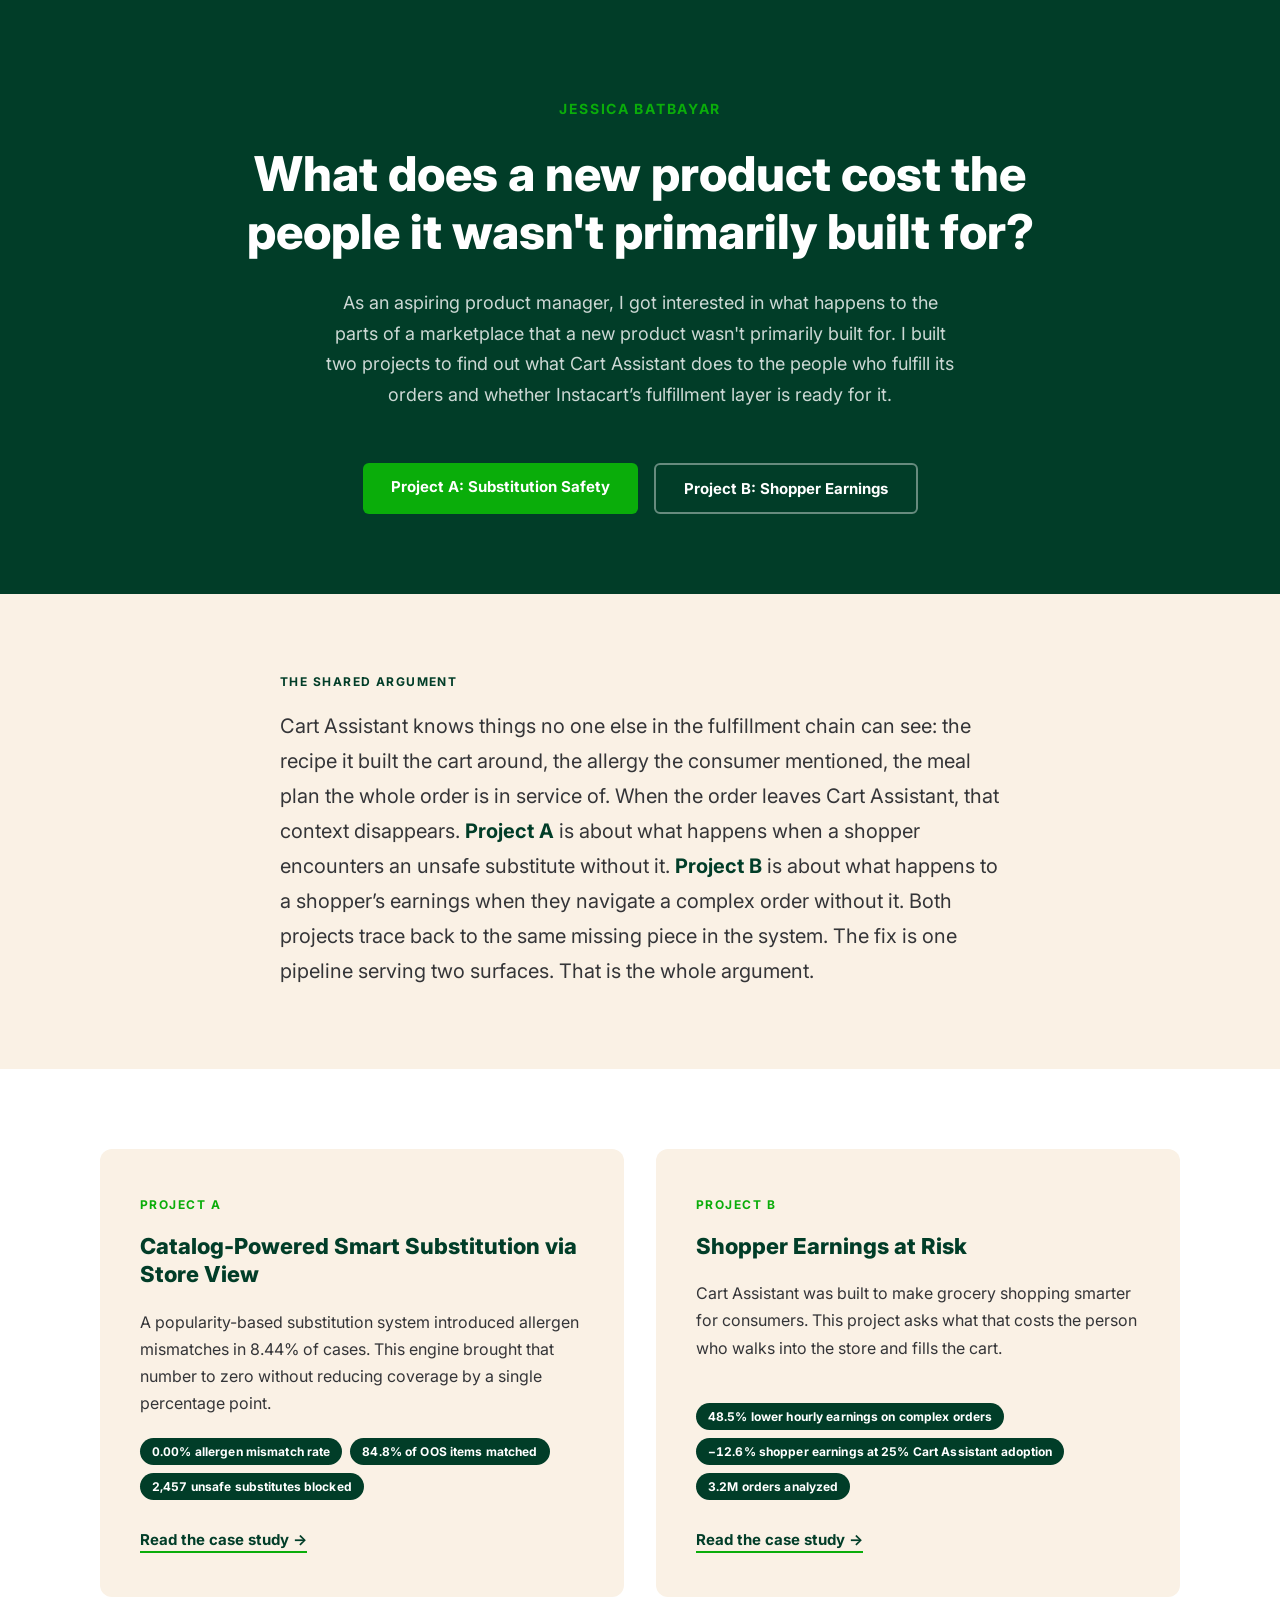
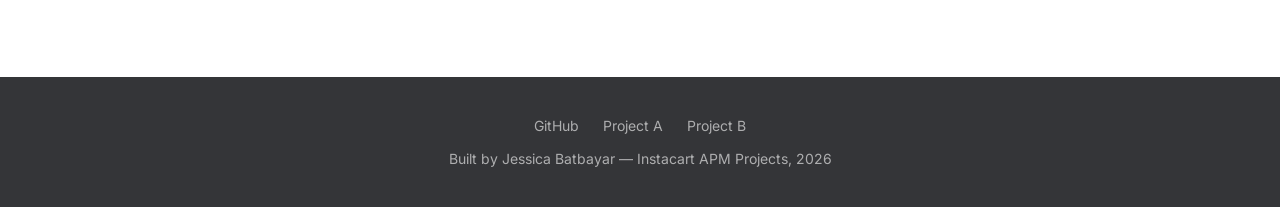
<file: index.html>
<!DOCTYPE html>
<html lang="en">
<head>
  <meta charset="UTF-8" />
  <meta name="viewport" content="width=device-width, initial-scale=1.0" />
  <title>Jessica Batbayar — Instacart APM Projects</title>
  <meta name="description" content="Two product projects exploring what Instacart's Cart Assistant does to the people who fulfill its orders — a substitution safety engine and a shopper earnings model." />


  <link rel="preconnect" href="https://fonts.googleapis.com" />
  <link rel="preconnect" href="https://fonts.gstatic.com" crossorigin />
  <link href="https://fonts.googleapis.com/css2?family=Inter:wght@400;700;800&display=swap" rel="stylesheet" />

  <style>
    *, *::before, *::after { box-sizing: border-box; margin: 0; padding: 0; }

    :root {
      --kale:         #013D28;
      --green:        #0AAD0A;
      --tuna:         #343538;
      --cashew:       #FAF1E5;
      --white:        #FFFFFF;
      --font:         'Inter', sans-serif;
      --body-size:    18px;
      --line-height:  1.7;
    }

    html { font-family: var(--font); font-size: var(--body-size); color: var(--tuna); }

    /* ── HERO ─────────────────────────────────────────────── */
    .hero {
      background-color: var(--kale);
      color: var(--white);
      padding: 100px 24px 80px;
      text-align: center;
    }

    .hero__name {
      font-size: 14px;
      font-weight: 700;
      letter-spacing: 0.12em;
      text-transform: uppercase;
      color: var(--green);
      margin-bottom: 28px;
    }

    .hero__headline {
      font-size: clamp(28px, 5vw, 48px);
      font-weight: 800;
      line-height: 1.2;
      max-width: 820px;
      margin: 0 auto 28px;
    }

    .hero__sub {
      font-size: 18px;
      font-weight: 400;
      line-height: var(--line-height);
      max-width: 640px;
      margin: 0 auto 52px;
      color: rgba(255,255,255,0.8);
    }

    .hero__ctas {
      display: flex;
      gap: 16px;
      justify-content: center;
      flex-wrap: wrap;
    }

    .btn {
      display: inline-block;
      padding: 14px 28px;
      border-radius: 6px;
      font-size: 15px;
      font-weight: 700;
      text-decoration: none;
      transition: opacity 0.15s ease;
    }
    .btn:hover { opacity: 0.85; }

    .btn--primary {
      background-color: var(--green);
      color: var(--white);
    }

    .btn--outline {
      border: 2px solid rgba(255,255,255,0.4);
      color: var(--white);
    }

    /* ── CONNECTIVE TISSUE ───────────────────────────────── */
    .connective {
      background-color: var(--cashew);
      padding: 80px 24px;
    }

    .connective__inner {
      max-width: 720px;
      margin: 0 auto;
    }

    .connective__label {
      font-size: 12px;
      font-weight: 700;
      letter-spacing: 0.12em;
      text-transform: uppercase;
      color: var(--kale);
      margin-bottom: 20px;
    }

    .connective__body {
      font-size: 20px;
      font-weight: 400;
      line-height: 1.75;
      color: var(--tuna);
    }

    .connective__body strong {
      font-weight: 700;
      color: var(--kale);
    }

    /* ── PROJECT CARDS ───────────────────────────────────── */
    .projects {
      background-color: var(--white);
      padding: 80px 24px;
    }

    .projects__grid {
      display: grid;
      grid-template-columns: repeat(auto-fit, minmax(320px, 1fr));
      gap: 32px;
      max-width: 1080px;
      margin: 0 auto;
    }

    .card {
      background-color: var(--cashew);
      border-radius: 12px;
      padding: 48px 40px;
      display: flex;
      flex-direction: column;
      gap: 20px;
    }

    .card__tag {
      font-size: 12px;
      font-weight: 700;
      letter-spacing: 0.12em;
      text-transform: uppercase;
      color: var(--green);
    }

    .card__title {
      font-size: 22px;
      font-weight: 800;
      line-height: 1.3;
      color: var(--kale);
    }

    .card__thesis {
      font-size: 16px;
      line-height: 1.7;
      color: var(--tuna);
      flex-grow: 1;
    }

    .card__pills {
      display: flex;
      flex-wrap: wrap;
      gap: 8px;
    }

    .pill {
      display: inline-block;
      background-color: var(--kale);
      color: var(--white);
      font-size: 12px;
      font-weight: 700;
      font-variant-numeric: tabular-nums;
      padding: 6px 12px;
      border-radius: 100px;
      letter-spacing: 0.01em;
    }

    .card__cta {
      margin-top: 8px;
    }

    .card__cta a {
      font-size: 15px;
      font-weight: 700;
      color: var(--kale);
      text-decoration: none;
      border-bottom: 2px solid var(--green);
      padding-bottom: 2px;
      transition: color 0.15s ease;
    }
    .card__cta a:hover { color: var(--green); }

    /* ── FOOTER ──────────────────────────────────────────── */
    .footer {
      background-color: var(--tuna);
      color: rgba(255,255,255,0.6);
      padding: 40px 24px;
      text-align: center;
      font-size: 14px;
    }

    .footer__links {
      display: flex;
      justify-content: center;
      gap: 24px;
      flex-wrap: wrap;
      margin-bottom: 16px;
    }

    .footer__links a {
      color: rgba(255,255,255,0.6);
      text-decoration: none;
      font-weight: 400;
      transition: color 0.15s ease;
    }
    .footer__links a:hover { color: var(--white); }

    /* ── RESPONSIVE ──────────────────────────────────────── */
    @media (max-width: 600px) {
      .hero { padding: 72px 20px 60px; }
      .card { padding: 36px 28px; }
      .hero__ctas { flex-direction: column; align-items: center; }
    }
  </style>
</head>

<body>

  <!-- ── HERO ─────────────────────────────────────────── -->
  <section class="hero">
    <p class="hero__name">Jessica Batbayar</p>
    <h1 class="hero__headline">
      What does a new product cost the people it wasn't primarily built for?
    </h1>
    <p class="hero__sub">
      As an aspiring product manager, I got interested in what happens to the 
      parts of a marketplace that a new product wasn't primarily built for.
      I built two projects to find out what Cart Assistant does to the people
      who fulfill its orders and whether Instacart&rsquo;s fulfillment layer
      is ready for it.
    </p>
    <div class="hero__ctas">
      <a href="project-a/index.html" class="btn btn--primary">Project A: Substitution Safety</a>
      <a href="project-b/index.html" class="btn btn--outline">Project B: Shopper Earnings</a>
    </div>
  </section>

  <!-- ── CONNECTIVE TISSUE ─────────────────────────────── -->
  <section class="connective">
    <div class="connective__inner">
      <p class="connective__label">The shared argument</p>
      <p class="connective__body">
        Cart Assistant knows things no one else in the fulfillment chain can see:
        the recipe it built the cart around, the allergy the consumer mentioned,
        the meal plan the whole order is in service of. When the order leaves
        Cart Assistant, that context disappears.
        <strong>Project A</strong> is about what happens when a shopper encounters
        an unsafe substitute without it.
        <strong>Project B</strong> is about what happens to a shopper&rsquo;s
        earnings when they navigate a complex order without it.
        Both projects trace back to the same missing piece in the system.
        The fix is one pipeline serving two surfaces. That is the whole argument.
      </p>
    </div>
  </section>

  <!-- ── PROJECT CARDS ─────────────────────────────────── -->
  <section class="projects">
    <div class="projects__grid">

      <div class="card">
        <p class="card__tag">Project A</p>
        <h2 class="card__title">Catalog-Powered Smart Substitution via Store View</h2>
        <p class="card__thesis">
          A popularity-based substitution system introduced allergen mismatches
          in 8.44% of cases. This engine brought that number to zero without
          reducing coverage by a single percentage point.
        </p>
        <div class="card__pills">
          <span class="pill">0.00% allergen mismatch rate</span>
          <span class="pill">84.8% of OOS items matched</span>
          <span class="pill">2,457 unsafe substitutes blocked</span>
        </div>
        <div class="card__cta">
          <a href="project-a/index.html">Read the case study &rarr;</a>
        </div>
      </div>

      <div class="card">
        <p class="card__tag">Project B</p>
        <h2 class="card__title">Shopper Earnings at Risk</h2>
        <p class="card__thesis">
          Cart Assistant was built to make grocery shopping smarter for
          consumers. This project asks what that costs the person who walks
          into the store and fills the cart.
        </p>
        <div class="card__pills">
          <span class="pill">48.5% lower hourly earnings on complex orders</span>
          <span class="pill">−12.6% shopper earnings at 25% Cart Assistant adoption</span>
          <span class="pill">3.2M orders analyzed</span>
        </div>
        <div class="card__cta">
          <a href="project-b/index.html">Read the case study &rarr;</a>
        </div>
      </div>

    </div>
  </section>

  <!-- ── FOOTER ─────────────────────────────────────────── -->
  <footer class="footer">
    <div class="footer__links">
      <a href="https://github.com/jessicabat/instacart" target="_blank" rel="noopener">GitHub</a>
      <a href="project-a/index.html">Project A</a>
      <a href="project-b/index.html">Project B</a>
    </div>
    <p>Built by Jessica Batbayar &mdash; Instacart APM Projects, 2026</p>
  </footer>

</body>
</html>
</file>
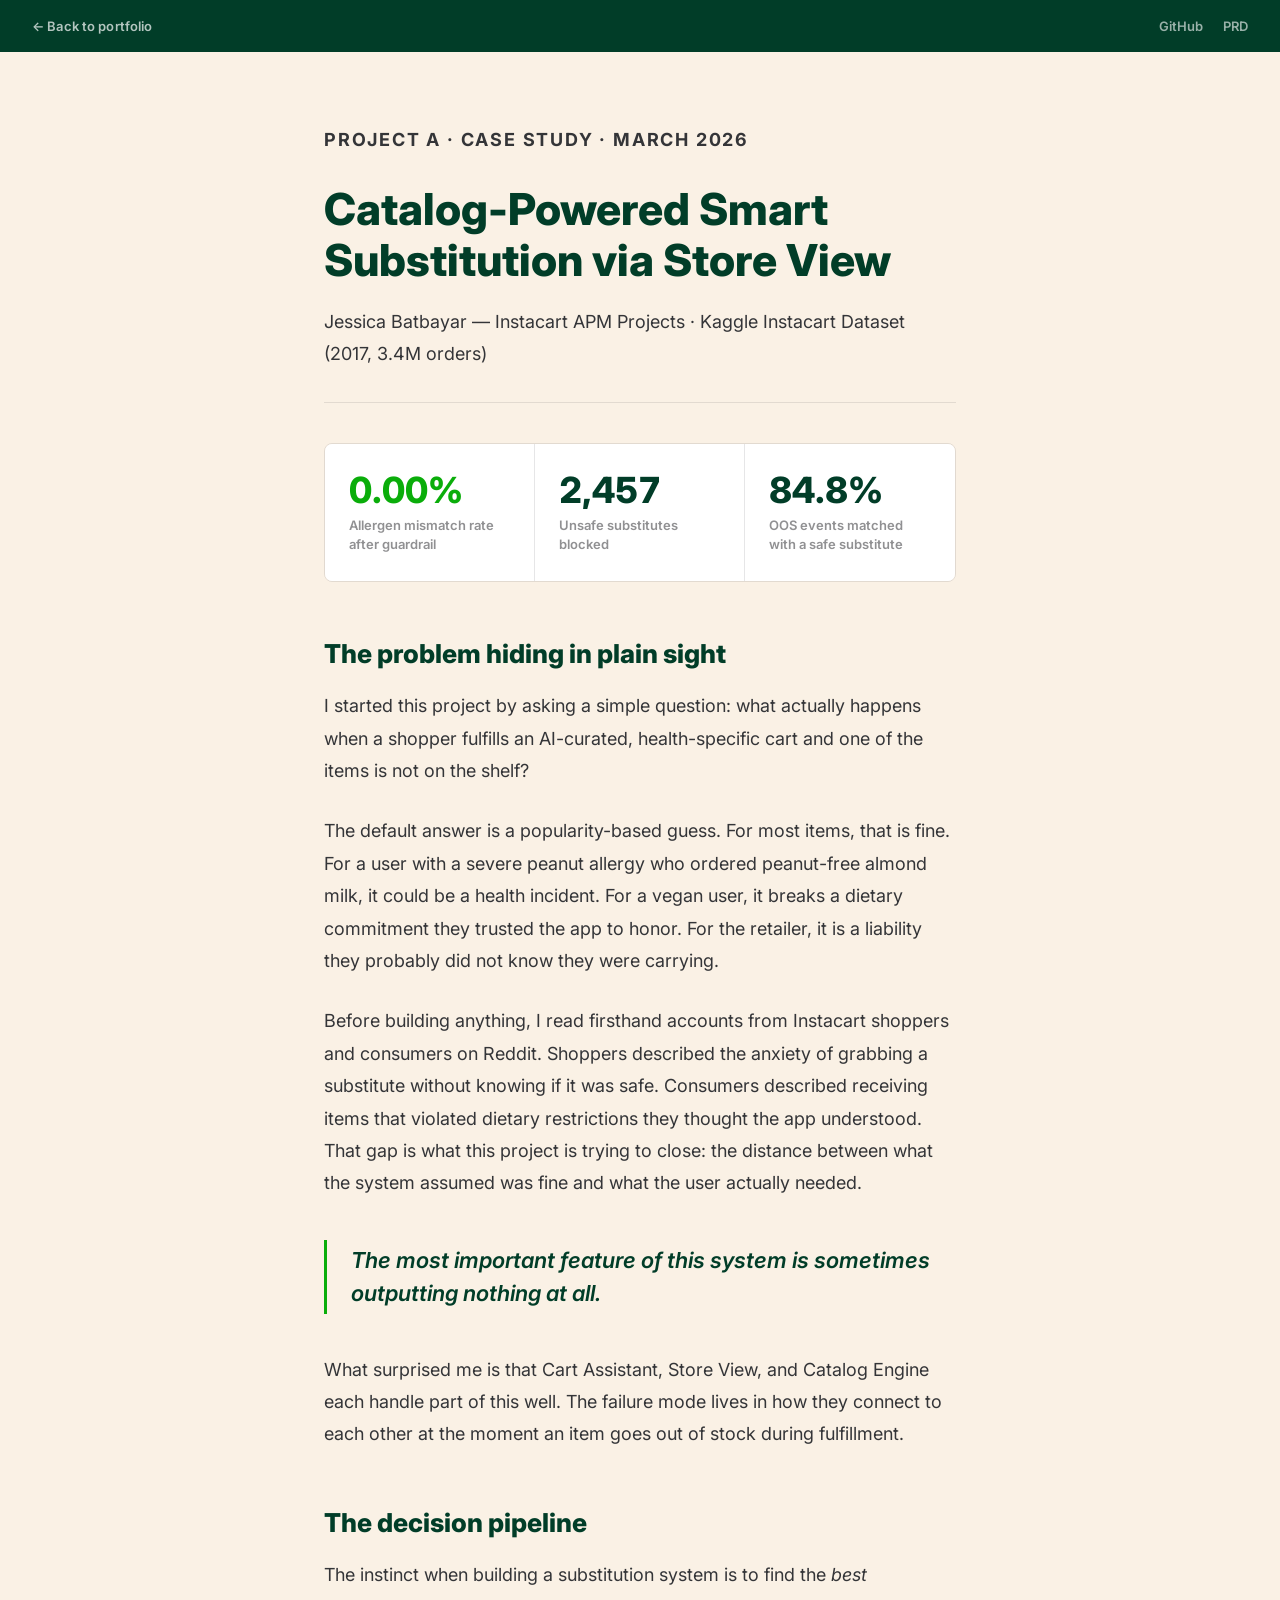
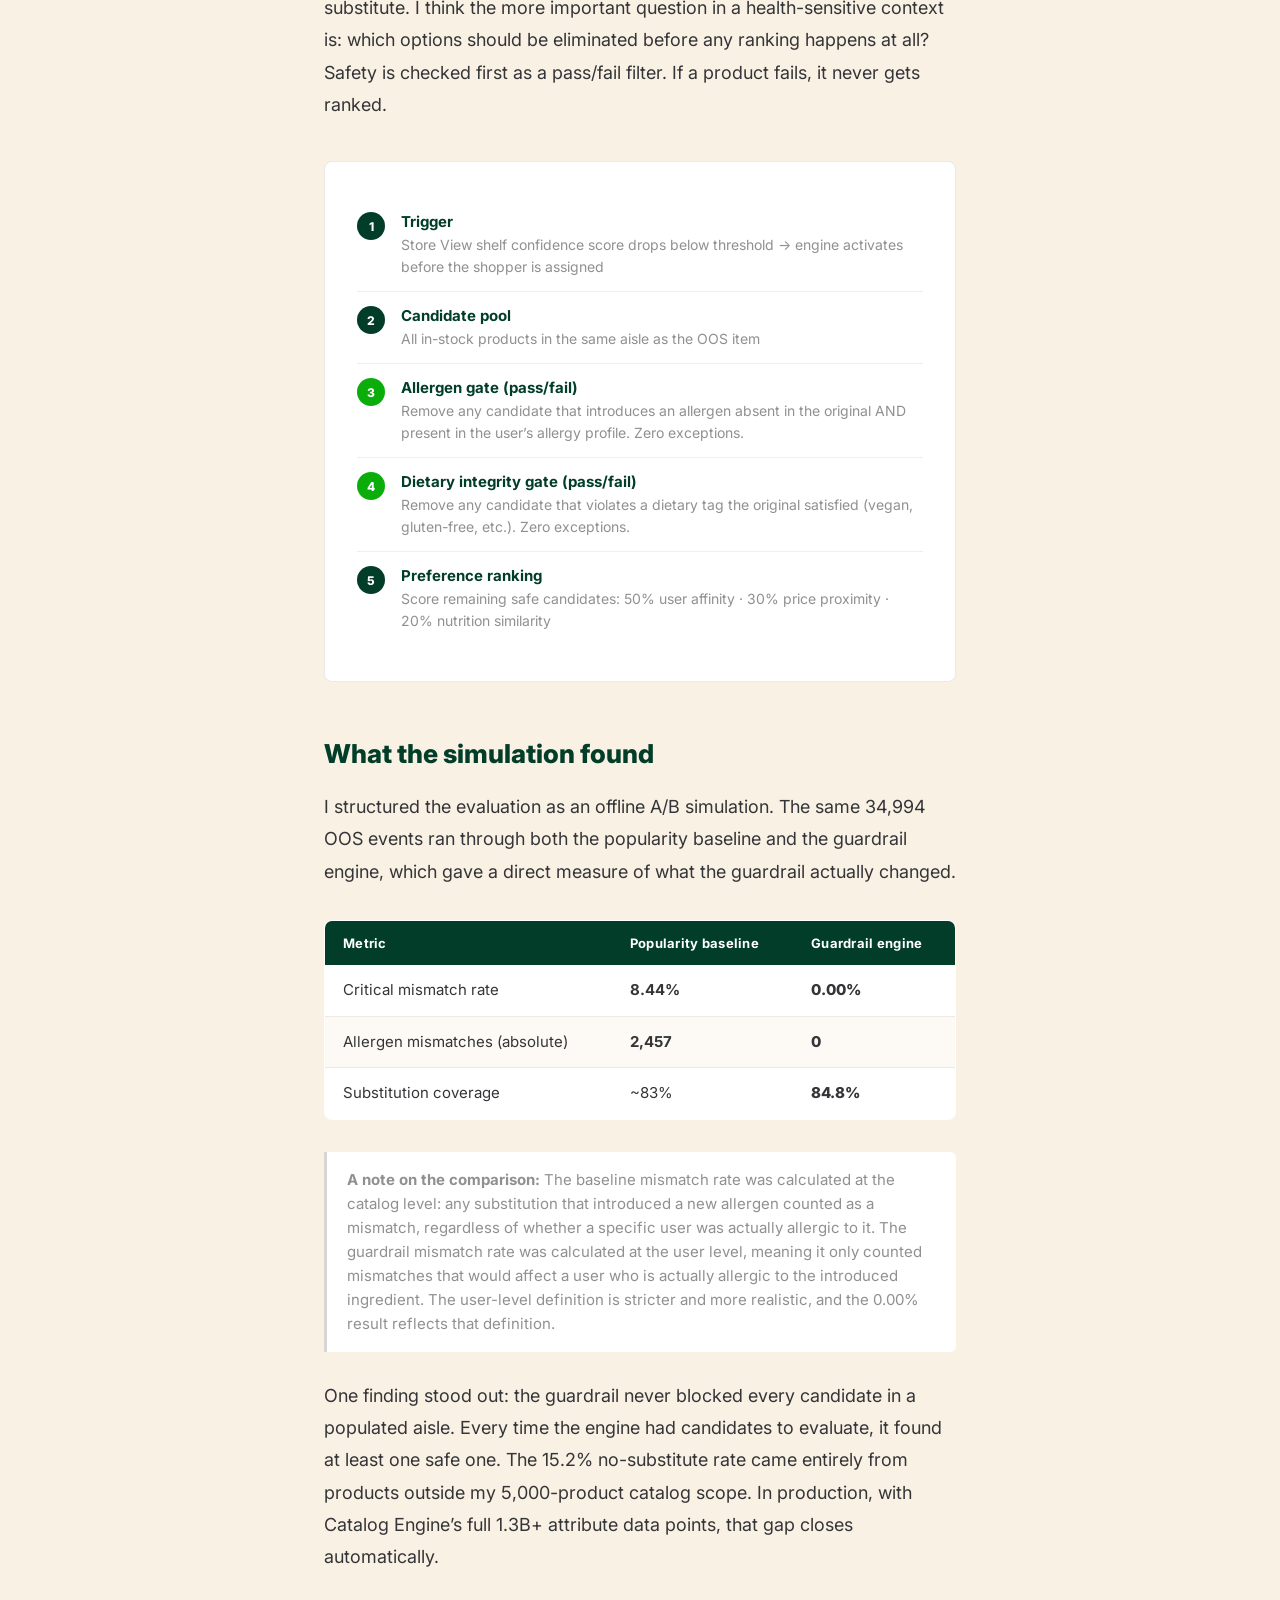
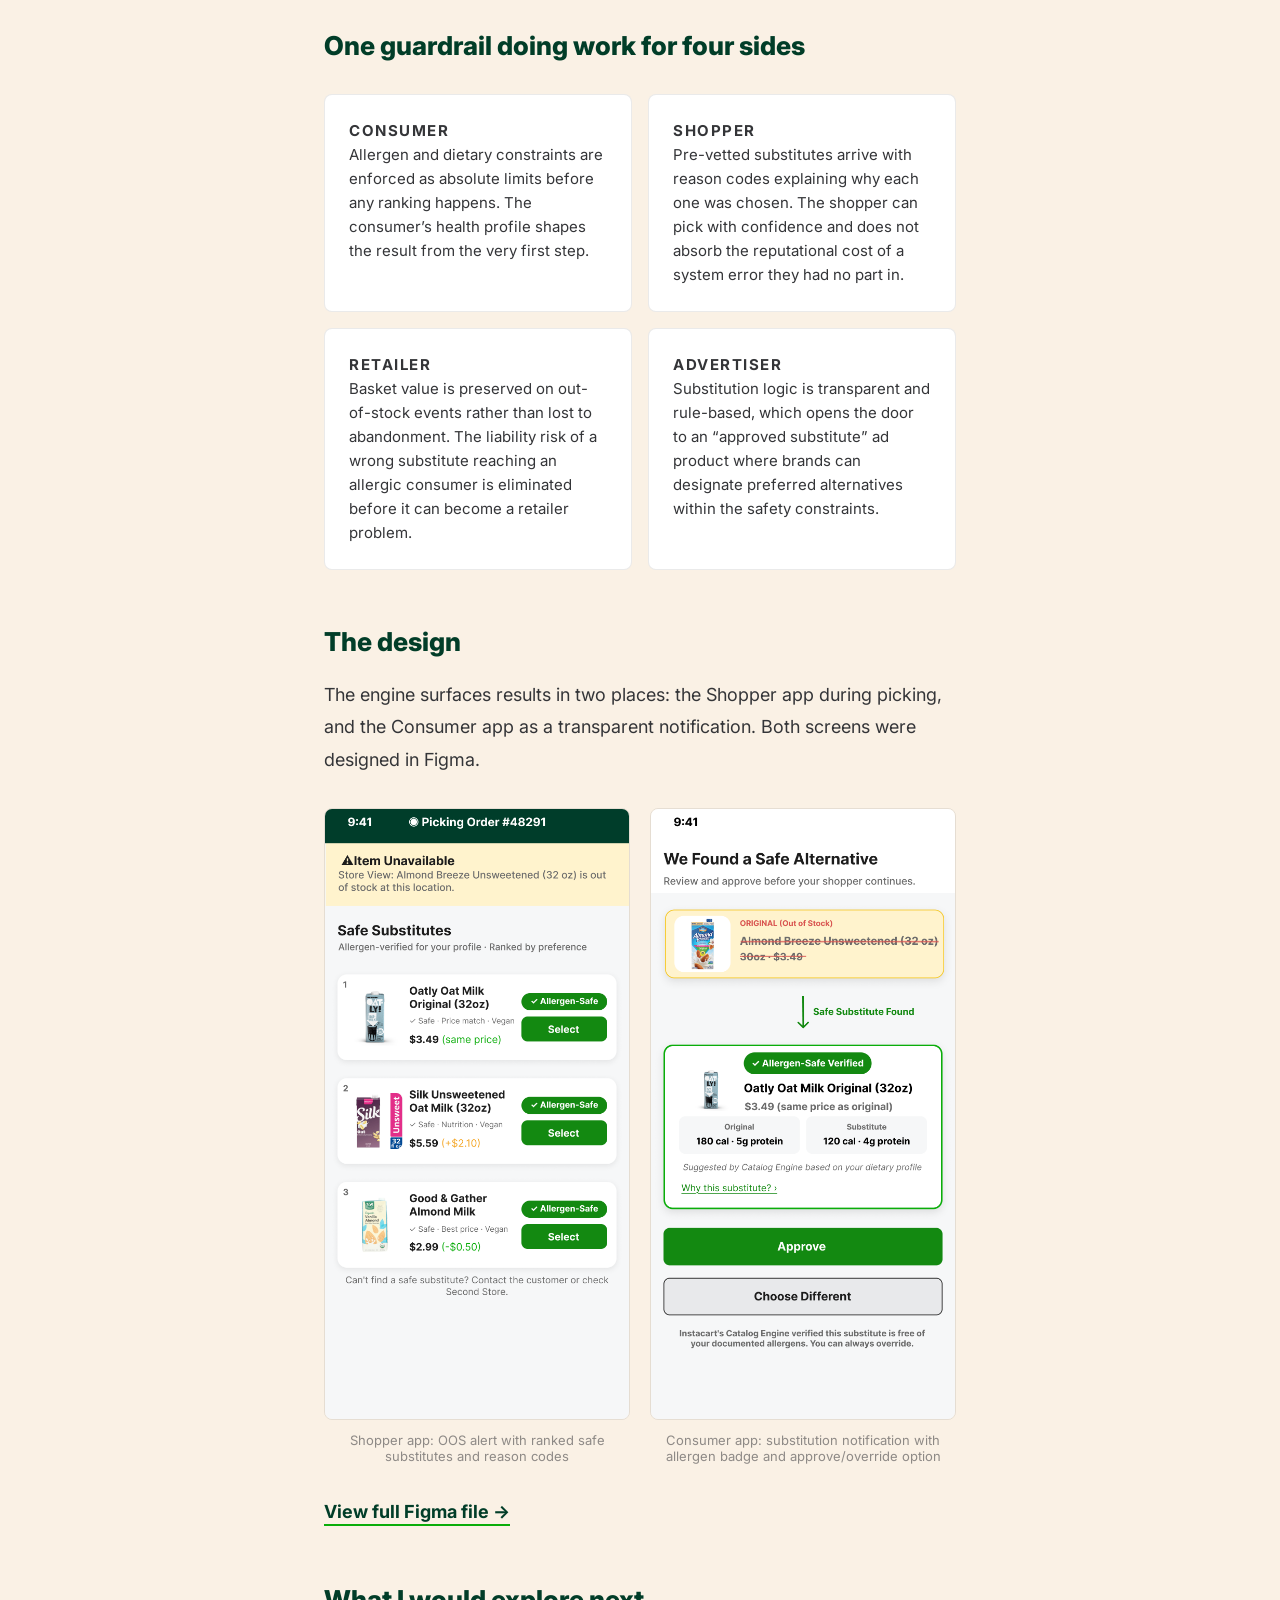
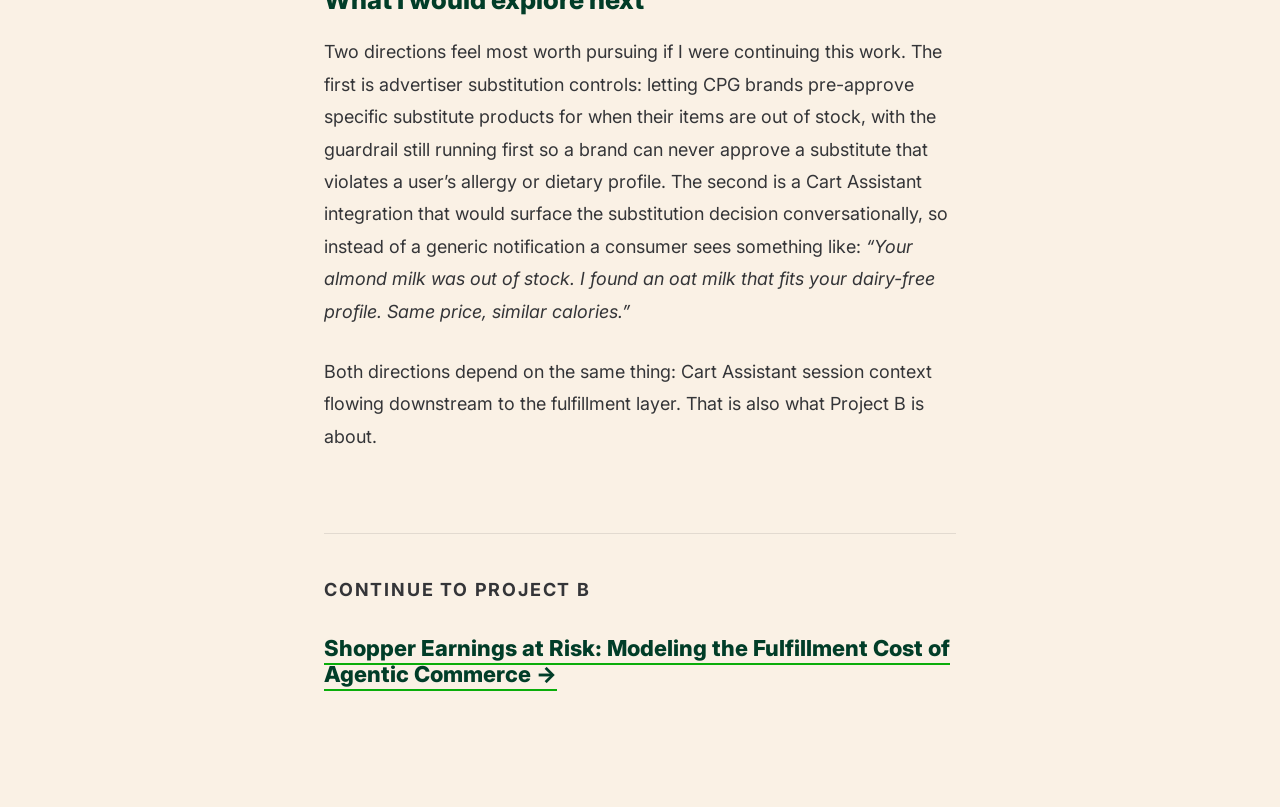
<file: project-a/index.html>
<!DOCTYPE html>
<html lang="en">
<head>
  <meta charset="UTF-8" />
  <meta name="viewport" content="width=device-width, initial-scale=1.0" />
  <title>Catalog-Powered Smart Substitution — Jessica Batbayar</title>
  <meta name="description" content="A guardrail I built to figure out what should happen when a health-specific Cart Assistant order hits an out-of-stock item during fulfillment. It brought allergen mismatches from 8.44% to zero." />

  <link rel="preconnect" href="https://fonts.googleapis.com" />
  <link rel="preconnect" href="https://fonts.gstatic.com" crossorigin />
  <link href="https://fonts.googleapis.com/css2?family=Inter:ital,wght@0,400;0,600;0,700;0,800;1,400&display=swap" rel="stylesheet" />

  <style>
    *, *::before, *::after { box-sizing: border-box; margin: 0; padding: 0; }

    :root {
      --kale:    #013D28;
      --green:   #0AAD0A;
      --tuna:    #343538;
      --cashew:  #FAF1E5;
      --white:   #FFFFFF;
      --muted:   rgba(52,53,56,0.55);
      --col:     680px;
      --wide:    900px;
    }

    html {
      font-family: 'Inter', sans-serif;
      font-size: 18px;
      background-color: var(--cashew);
      color: var(--tuna);
    }

    /* ── NAV ──────────────────────────────────────────── */
    .nav {
      position: sticky;
      top: 0;
      z-index: 100;
      background-color: var(--kale);
      padding: 0 32px;
      height: 52px;
      display: flex;
      align-items: center;
      justify-content: space-between;
    }

    .nav__back {
      font-size: 13px;
      font-weight: 600;
      color: rgba(255,255,255,0.7);
      text-decoration: none;
      letter-spacing: 0.01em;
      transition: color 0.15s;
    }
    .nav__back:hover { color: var(--white); }

    .nav__links {
      display: flex;
      gap: 20px;
    }

    .nav__links a {
      font-size: 13px;
      font-weight: 600;
      color: rgba(255,255,255,0.6);
      text-decoration: none;
      transition: color 0.15s;
    }
    .nav__links a:hover { color: var(--white); }

    /* ── ARTICLE WRAPPER ──────────────────────────────── */
    .article {
      max-width: var(--col);
      margin: 0 auto;
      padding: 72px 24px 120px;
    }

    /* ── KICKER ───────────────────────────────────────── */
    .kicker {
      font-size: 12px;
      font-weight: 700;
      letter-spacing: 0.1em;
      text-transform: uppercase;
      color: var(--green);
      margin-bottom: 20px;
    }

    /* ── TITLE ────────────────────────────────────────── */
    .article__title {
      font-size: clamp(30px, 5vw, 44px);
      font-weight: 800;
      line-height: 1.15;
      color: var(--kale);
      margin-bottom: 20px;
    }

    /* ── BYLINE ───────────────────────────────────────── */
    .byline {
      font-size: 14px;
      color: var(--muted);
      margin-bottom: 48px;
      padding-bottom: 32px;
      border-bottom: 1px solid rgba(52,53,56,0.12);
    }

    /* ── BODY TEXT ────────────────────────────────────── */
    .article p {
      font-size: 18px;
      line-height: 1.8;
      color: var(--tuna);
      margin-bottom: 28px;
    }

    .article h2 {
      font-size: 26px;
      font-weight: 800;
      color: var(--kale);
      margin: 56px 0 20px;
      line-height: 1.25;
    }

    .article h3 {
      font-size: 19px;
      font-weight: 700;
      color: var(--kale);
      margin: 40px 0 14px;
    }

    /* ── PULL QUOTE ───────────────────────────────────── */
    .pullquote {
      border-left: 3px solid var(--green);
      padding: 4px 0 4px 24px;
      margin: 40px 0;
    }

    .pullquote p {
      font-size: 22px !important;
      font-weight: 600;
      font-style: italic;
      line-height: 1.5 !important;
      color: var(--kale) !important;
      margin-bottom: 0 !important;
    }

    /* ── METRIC CALLOUT ───────────────────────────────── */
    .metrics {
      display: grid;
      grid-template-columns: repeat(auto-fit, minmax(160px, 1fr));
      gap: 0;
      margin: 40px 0;
      border: 1px solid rgba(52,53,56,0.12);
      border-radius: 8px;
      overflow: hidden;
    }

    .metric {
      padding: 28px 24px;
      border-right: 1px solid rgba(52,53,56,0.12);
      background-color: var(--white);
    }
    .metric:last-child { border-right: none; }

    .metric__number {
      font-size: 36px;
      font-weight: 800;
      font-variant-numeric: tabular-nums;
      color: var(--kale);
      line-height: 1;
      margin-bottom: 8px;
    }

    .metric__number--green { color: var(--green); }

    .metric__label {
      font-size: 13px;
      font-weight: 600;
      color: var(--muted);
      line-height: 1.4;
    }

    /* ── WIDE IMAGE (breaks column) ───────────────────── */
    .wide {
      max-width: var(--wide);
      margin: 40px auto;
      position: relative;
      left: 50%;
      transform: translateX(-50%);
      width: 100vw;
      max-width: var(--wide);
      padding: 0 24px;
    }

    .wide img {
      width: 100%;
      border-radius: 8px;
      display: block;
      border: 1px solid rgba(52,53,56,0.1);
    }

    .wide figcaption {
      font-size: 13px;
      color: var(--muted);
      text-align: center;
      margin-top: 10px;
      line-height: 1.5;
    }

    /* ── PIPELINE DIAGRAM ─────────────────────────────── */
    .pipeline {
      margin: 40px 0;
      background-color: var(--white);
      border-radius: 8px;
      padding: 36px 32px;
      border: 1px solid rgba(52,53,56,0.1);
    }

    .pipeline__step {
      display: flex;
      align-items: flex-start;
      gap: 16px;
      padding: 14px 0;
      border-bottom: 1px solid rgba(52,53,56,0.08);
    }
    .pipeline__step:last-child { border-bottom: none; }

    .pipeline__num {
      flex-shrink: 0;
      width: 28px;
      height: 28px;
      border-radius: 50%;
      background-color: var(--kale);
      color: var(--white);
      font-size: 12px;
      font-weight: 800;
      display: flex;
      align-items: center;
      justify-content: center;
    }

    .pipeline__num--gate {
      background-color: var(--green);
    }

    .pipeline__content strong {
      font-weight: 700;
      color: var(--kale);
      display: block;
      margin-bottom: 2px;
      font-size: 15px;
    }

    .pipeline__content span {
      font-size: 14px;
      color: var(--muted);
      line-height: 1.5;
    }

    /* ── TABLE ────────────────────────────────────────── */
    .results-table {
      width: 100%;
      border-collapse: collapse;
      margin: 32px 0;
      font-size: 15px;
      background-color: var(--white);
      border-radius: 8px;
      overflow: hidden;
      border: 1px solid rgba(52,53,56,0.1);
    }

    .results-table th {
      background-color: var(--kale);
      color: var(--white);
      font-weight: 700;
      padding: 14px 18px;
      text-align: left;
      font-size: 13px;
      letter-spacing: 0.02em;
    }

    .results-table td {
      padding: 14px 18px;
      border-bottom: 1px solid rgba(52,53,56,0.08);
      color: var(--tuna);
      line-height: 1.5;
    }

    .results-table tr:last-child td { border-bottom: none; }
    .results-table tr:nth-child(even) td { background-color: rgba(250,241,229,0.4); }

    .td--green { color: var(--green); font-weight: 800; }
    .td--warn  { color: #c0392b;      font-weight: 700; }

    /* ── FOUR-SIDED GRID ──────────────────────────────── */
    .foursided {
      display: grid;
      grid-template-columns: 1fr 1fr;
      gap: 16px;
      margin: 32px 0;
    }

    .fs-card {
      background-color: var(--white);
      border-radius: 8px;
      padding: 24px;
      border: 1px solid rgba(52,53,56,0.1);
    }

    .fs-card__label {
      font-size: 11px;
      font-weight: 700;
      letter-spacing: 0.1em;
      text-transform: uppercase;
      color: var(--green);
      margin-bottom: 10px;
    }

    .fs-card p {
      font-size: 15px !important;
      line-height: 1.6 !important;
      margin-bottom: 0 !important;
    }

    /* ── DESIGNS SIDE BY SIDE ─────────────────────────── */
    .designs {
      display: grid;
      grid-template-columns: 1fr 1fr;
      gap: 20px;
      margin: 32px 0;
    }

    .designs figure img {
      width: 100%;
      border-radius: 8px;
      border: 1px solid rgba(52,53,56,0.1);
    }

    .designs figcaption {
      font-size: 13px;
      color: var(--muted);
      margin-top: 8px;
      text-align: center;
    }

    /* ── LIMITATION NOTE ──────────────────────────────── */
    .note {
      background-color: var(--white);
      border-left: 3px solid rgba(52,53,56,0.2);
      padding: 16px 20px;
      border-radius: 0 6px 6px 0;
      margin: 28px 0;
      font-size: 15px;
      color: var(--muted);
      line-height: 1.6;
    }

    /* ── NEXT PROJECT ─────────────────────────────────── */
    .next {
      margin-top: 80px;
      padding-top: 40px;
      border-top: 1px solid rgba(52,53,56,0.12);
    }

    .next__label {
      font-size: 12px;
      font-weight: 700;
      letter-spacing: 0.1em;
      text-transform: uppercase;
      color: var(--muted);
      margin-bottom: 12px;
    }

    .next__link {
      font-size: 22px;
      font-weight: 800;
      color: var(--kale);
      text-decoration: none;
      border-bottom: 2px solid var(--green);
      padding-bottom: 2px;
      transition: color 0.15s;
    }
    .next__link:hover { color: var(--green); }

    /* ── RESPONSIVE ───────────────────────────────────── */
    @media (max-width: 640px) {
      .foursided { grid-template-columns: 1fr; }
      .designs   { grid-template-columns: 1fr; }
      .metrics   { grid-template-columns: 1fr 1fr; }
      .metric    { border-right: none; border-bottom: 1px solid rgba(52,53,56,0.12); }
      .metric:last-child { border-bottom: none; }
    }
  </style>
</head>

<body>

  <!-- NAV -->
  <nav class="nav">
    <a href="../index.html" class="nav__back">← Back to portfolio</a>
    <div class="nav__links">
      <a href="https://github.com/jessicabat/instacart-substitution" target="_blank" rel="noopener">GitHub</a>
      <a href="https://github.com/jessicabat/instacart-substitution/blob/main/docs/PRD_A.md" target="_blank">PRD</a>
    </div>
  </nav>

  <!-- ARTICLE -->
  <article class="article">

    <p class="kicker">Project A &middot; Case Study &middot; March 2026</p>

    <h1 class="article__title">Catalog-Powered Smart Substitution via Store View</h1>

    <p class="byline">Jessica Batbayar &mdash; Instacart APM Projects &middot; Kaggle Instacart Dataset (2017, 3.4M orders)</p>

    <!-- RESULTS UPFRONT -->
    <div class="metrics">
      <div class="metric">
        <div class="metric__number metric__number--green">0.00%</div>
        <div class="metric__label">Allergen mismatch rate after guardrail</div>
      </div>
      <div class="metric">
        <div class="metric__number">2,457</div>
        <div class="metric__label">Unsafe substitutes blocked</div>
      </div>
      <div class="metric">
        <div class="metric__number">84.8%</div>
        <div class="metric__label">OOS events matched with a safe substitute</div>
      </div>
    </div>

    <!-- SECTION 1 -->
    <h2>The problem hiding in plain sight</h2>

    <p>I started this project by asking a simple question: what actually happens when a shopper fulfills an AI-curated, health-specific cart and one of the items is not on the shelf?</p>

    <p>The default answer is a popularity-based guess. For most items, that is fine. For a user with a severe peanut allergy who ordered peanut-free almond milk, it could be a health incident. For a vegan user, it breaks a dietary commitment they trusted the app to honor. For the retailer, it is a liability they probably did not know they were carrying.</p>

    <p>Before building anything, I read firsthand accounts from Instacart shoppers and consumers on Reddit. Shoppers described the anxiety of grabbing a substitute without knowing if it was safe. Consumers described receiving items that violated dietary restrictions they thought the app understood. That gap is what this project is trying to close: the distance between what the system assumed was fine and what the user actually needed.</p>

    <div class="pullquote">
      <p>The most important feature of this system is sometimes outputting nothing at all.</p>
    </div>

    <p>What surprised me is that Cart Assistant, Store View, and Catalog Engine each handle part of this well. The failure mode lives in how they connect to each other at the moment an item goes out of stock during fulfillment.</p>

    <!-- SECTION 2 -->
    <h2>The decision pipeline</h2>

    <p>The instinct when building a substitution system is to find the <em>best</em> substitute. I think the more important question in a health-sensitive context is: which options should be eliminated before any ranking happens at all? Safety is checked first as a pass/fail filter. If a product fails, it never gets ranked.</p>

    <div class="pipeline">
      <div class="pipeline__step">
        <div class="pipeline__num">1</div>
        <div class="pipeline__content">
          <strong>Trigger</strong>
          <span>Store View shelf confidence score drops below threshold &rarr; engine activates before the shopper is assigned</span>
        </div>
      </div>
      <div class="pipeline__step">
        <div class="pipeline__num">2</div>
        <div class="pipeline__content">
          <strong>Candidate pool</strong>
          <span>All in-stock products in the same aisle as the OOS item</span>
        </div>
      </div>
      <div class="pipeline__step">
        <div class="pipeline__num pipeline__num--gate">3</div>
        <div class="pipeline__content">
          <strong>Allergen gate (pass/fail)</strong>
          <span>Remove any candidate that introduces an allergen absent in the original AND present in the user&rsquo;s allergy profile. Zero exceptions.</span>
        </div>
      </div>
      <div class="pipeline__step">
        <div class="pipeline__num pipeline__num--gate">4</div>
        <div class="pipeline__content">
          <strong>Dietary integrity gate (pass/fail)</strong>
          <span>Remove any candidate that violates a dietary tag the original satisfied (vegan, gluten-free, etc.). Zero exceptions.</span>
        </div>
      </div>
      <div class="pipeline__step">
        <div class="pipeline__num">5</div>
        <div class="pipeline__content">
          <strong>Preference ranking</strong>
          <span>Score remaining safe candidates: 50% user affinity &middot; 30% price proximity &middot; 20% nutrition similarity</span>
        </div>
      </div>
    </div>

    <!-- SECTION 3 -->
    <h2>What the simulation found</h2>

    <p>I structured the evaluation as an offline A/B simulation. The same 34,994 OOS events ran through both the popularity baseline and the guardrail engine, which gave a direct measure of what the guardrail actually changed.</p>

    <table class="results-table">
      <thead>
        <tr>
          <th>Metric</th>
          <th>Popularity baseline</th>
          <th>Guardrail engine</th>
        </tr>
      </thead>
      <tbody>
        <tr>
          <td>Critical mismatch rate</td>
          <td class="td--warn">8.44%</td>
          <td class="td--green">0.00%</td>
        </tr>
        <tr>
          <td>Allergen mismatches (absolute)</td>
          <td class="td--warn">2,457</td>
          <td class="td--green">0</td>
        </tr>
        <tr>
          <td>Substitution coverage</td>
          <td>~83%</td>
          <td class="td--green">84.8%</td>
        </tr>
      </tbody>
    </table>

    <div class="note">
      <strong>A note on the comparison:</strong> The baseline mismatch rate was calculated at the catalog level: any substitution that introduced a new allergen counted as a mismatch, regardless of whether a specific user was actually allergic to it. The guardrail mismatch rate was calculated at the user level, meaning it only counted mismatches that would affect a user who is actually allergic to the introduced ingredient. The user-level definition is stricter and more realistic, and the 0.00% result reflects that definition.
    </div>

    <p>One finding stood out: the guardrail never blocked every candidate in a populated aisle. Every time the engine had candidates to evaluate, it found at least one safe one. The 15.2% no-substitute rate came entirely from products outside my 5,000-product catalog scope. In production, with Catalog Engine&rsquo;s full 1.3B+ attribute data points, that gap closes automatically.</p>

    <!-- SECTION 4 -->
    <h2>One guardrail doing work for four sides</h2>

    <div class="foursided">
      <div class="fs-card">
        <p class="fs-card__label">Consumer</p>
        <p>Allergen and dietary constraints are enforced as absolute limits before any ranking happens. The consumer&rsquo;s health profile shapes the result from the very first step.</p>
      </div>
      <div class="fs-card">
        <p class="fs-card__label">Shopper</p>
        <p>Pre-vetted substitutes arrive with reason codes explaining why each one was chosen. The shopper can pick with confidence and does not absorb the reputational cost of a system error they had no part in.</p>
      </div>
      <div class="fs-card">
        <p class="fs-card__label">Retailer</p>
        <p>Basket value is preserved on out-of-stock events rather than lost to abandonment. The liability risk of a wrong substitute reaching an allergic consumer is eliminated before it can become a retailer problem.</p>
      </div>
      <div class="fs-card">
        <p class="fs-card__label">Advertiser</p>
        <p>Substitution logic is transparent and rule-based, which opens the door to an &ldquo;approved substitute&rdquo; ad product where brands can designate preferred alternatives within the safety constraints.</p>
      </div>
    </div>

    <!-- SECTION 5 -->
    <h2>The design</h2>

    <p>The engine surfaces results in two places: the Shopper app during picking, and the Consumer app as a transparent notification. Both screens were designed in Figma.</p>

    <div class="designs">
      <figure>
        <img src="../assets/images/project-a/shopper-screen.png" alt="Shopper app OOS alert with top 3 allergen-safe substitutes" />
        <figcaption>Shopper app: OOS alert with ranked safe substitutes and reason codes</figcaption>
      </figure>
      <figure>
        <img src="../assets/images/project-a/consumer-screen.png" alt="Consumer app substitution notification with allergen-safe badge" />
        <figcaption>Consumer app: substitution notification with allergen badge and approve/override option</figcaption>
      </figure>
    </div>

    <p><a href="https://www.figma.com/design/9REL7LsQSPjYbhzTEPlylg/Instacart" target="_blank" rel="noopener" style="color:var(--kale);font-weight:700;border-bottom:2px solid var(--green);text-decoration:none;padding-bottom:2px;">View full Figma file &rarr;</a></p>

    <!-- SECTION 6 -->
    <h2>What I would explore next</h2>

    <p>Two directions feel most worth pursuing if I were continuing this work. The first is advertiser substitution controls: letting CPG brands pre-approve specific substitute products for when their items are out of stock, with the guardrail still running first so a brand can never approve a substitute that violates a user&rsquo;s allergy or dietary profile. The second is a Cart Assistant integration that would surface the substitution decision conversationally, so instead of a generic notification a consumer sees something like: <em>&ldquo;Your almond milk was out of stock. I found an oat milk that fits your dairy-free profile. Same price, similar calories.&rdquo;</em></p>

    <p>Both directions depend on the same thing: Cart Assistant session context flowing downstream to the fulfillment layer. That is also what Project B is about.</p>

    <div class="next">
      <p class="next__label">Continue to Project B</p>
      <a href="../project-b/index.html" class="next__link">Shopper Earnings at Risk: Modeling the Fulfillment Cost of Agentic Commerce &rarr;</a>
    </div>

  </article>

</body>
</html>
</file>
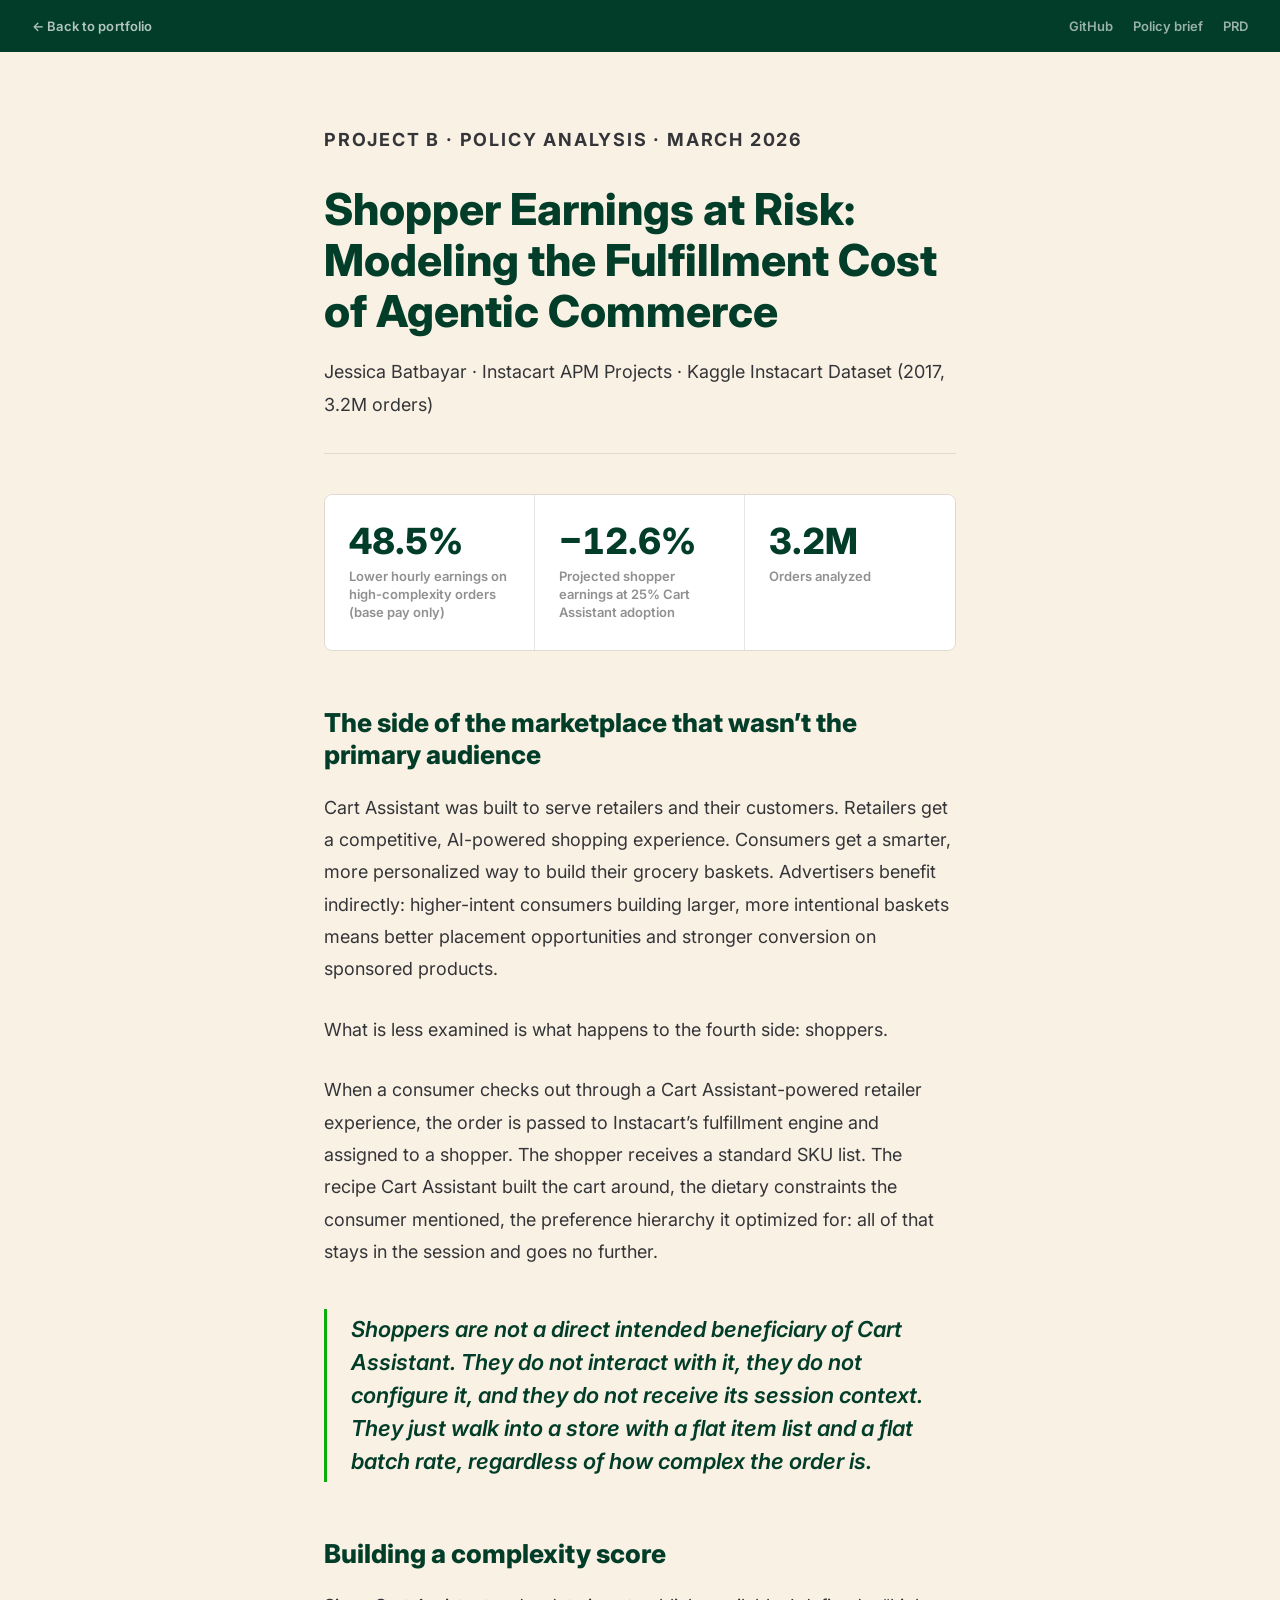
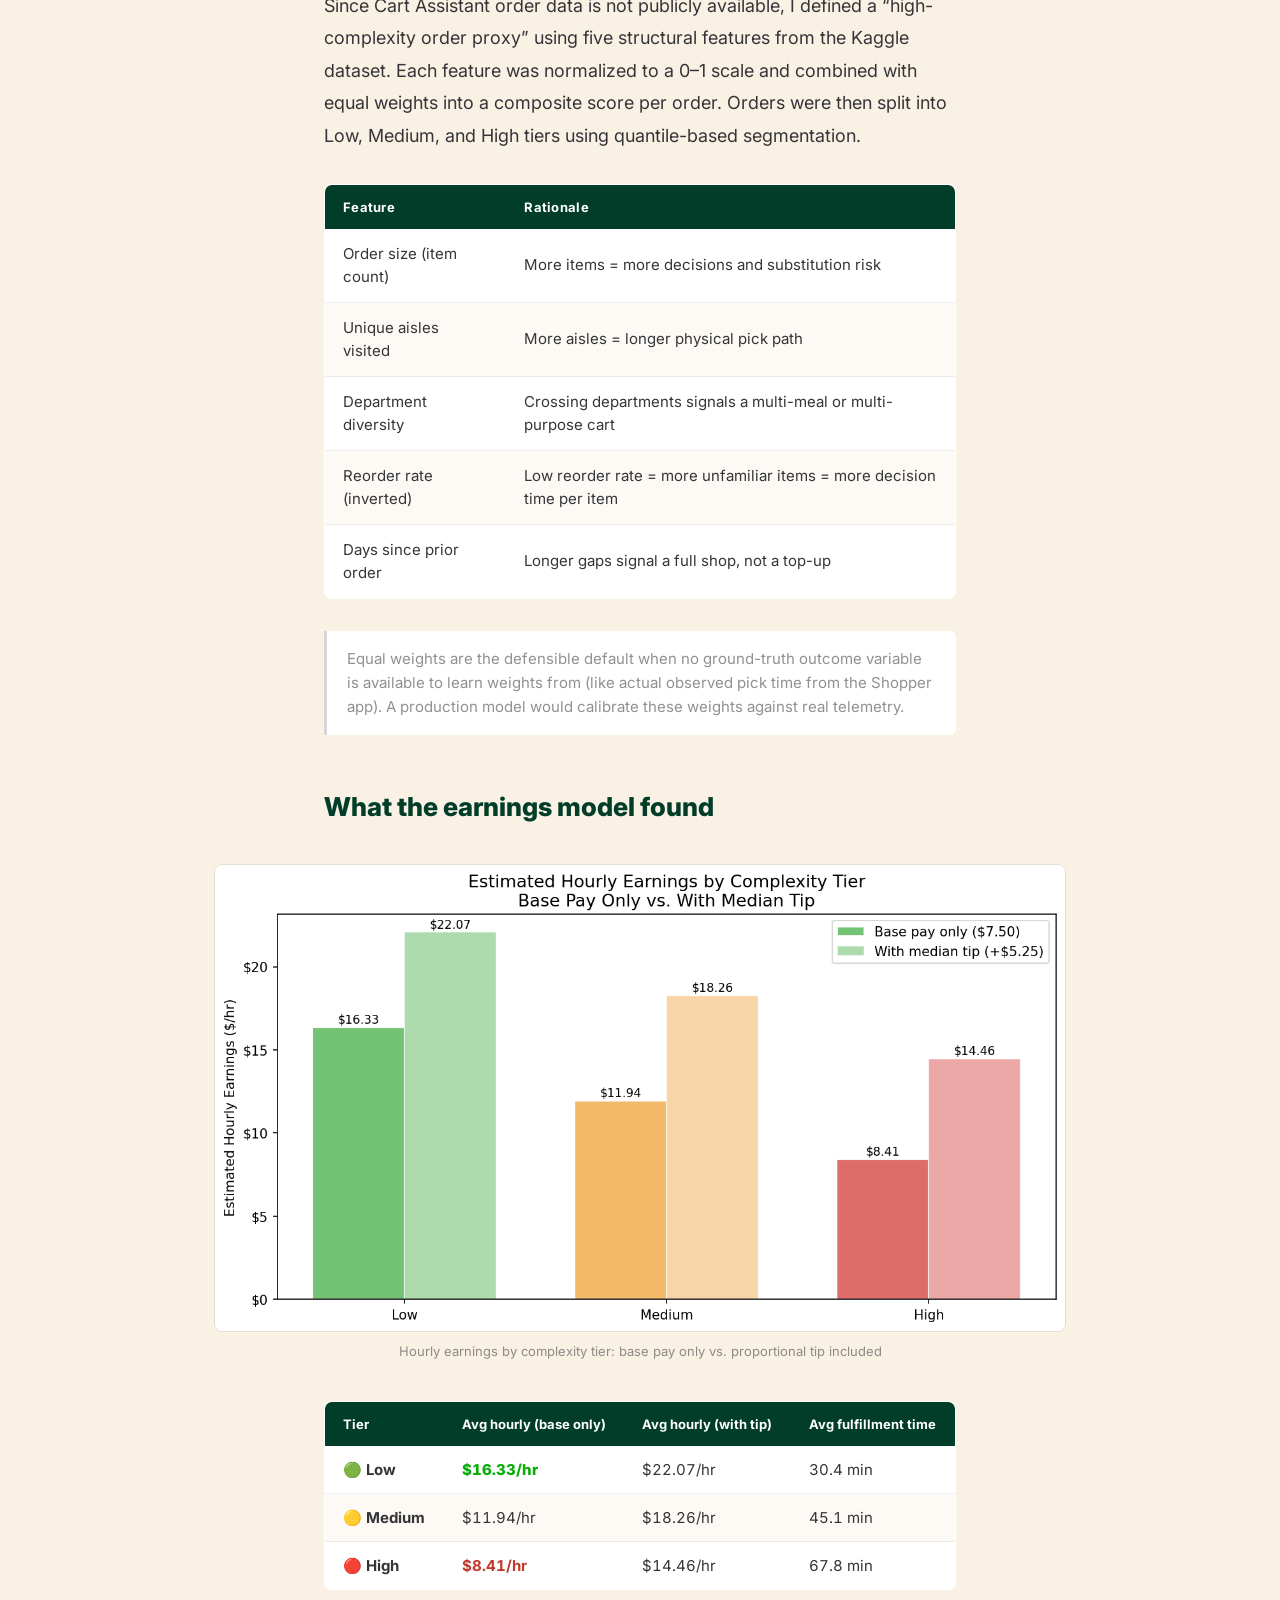
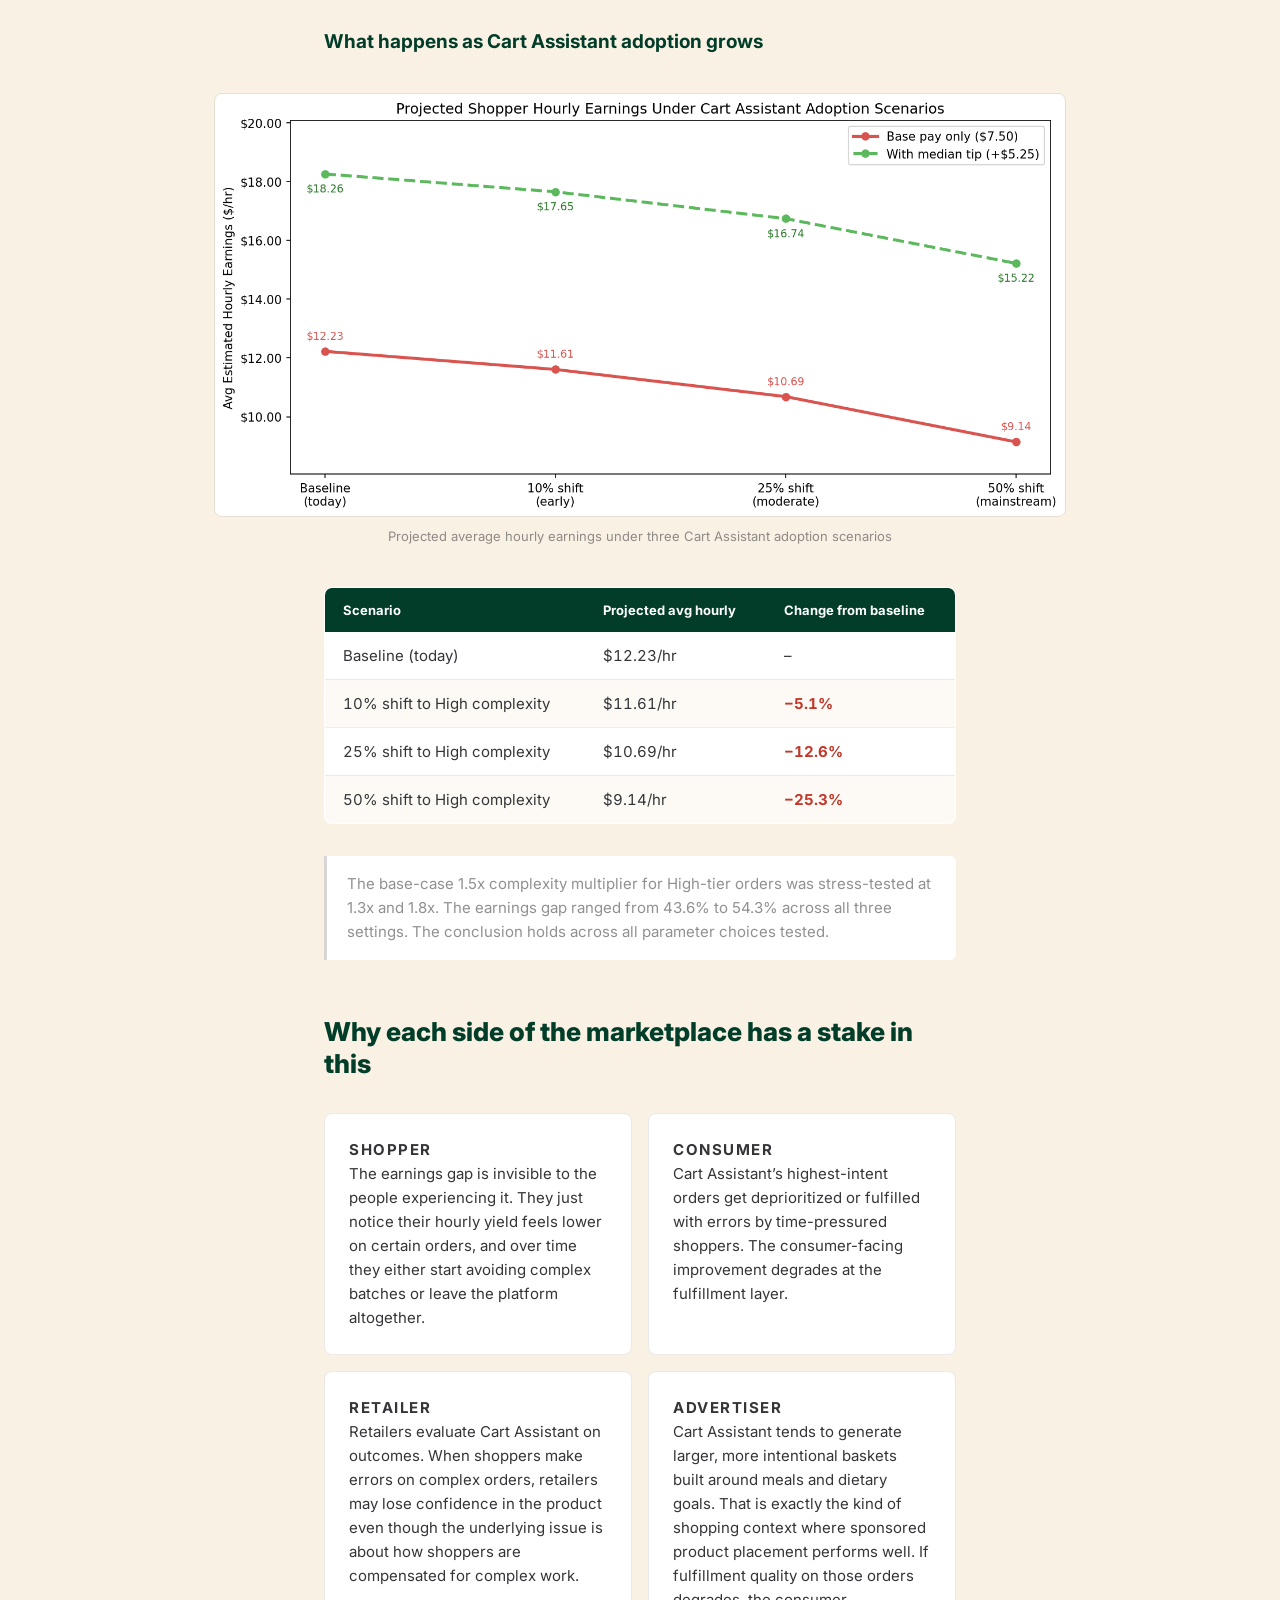
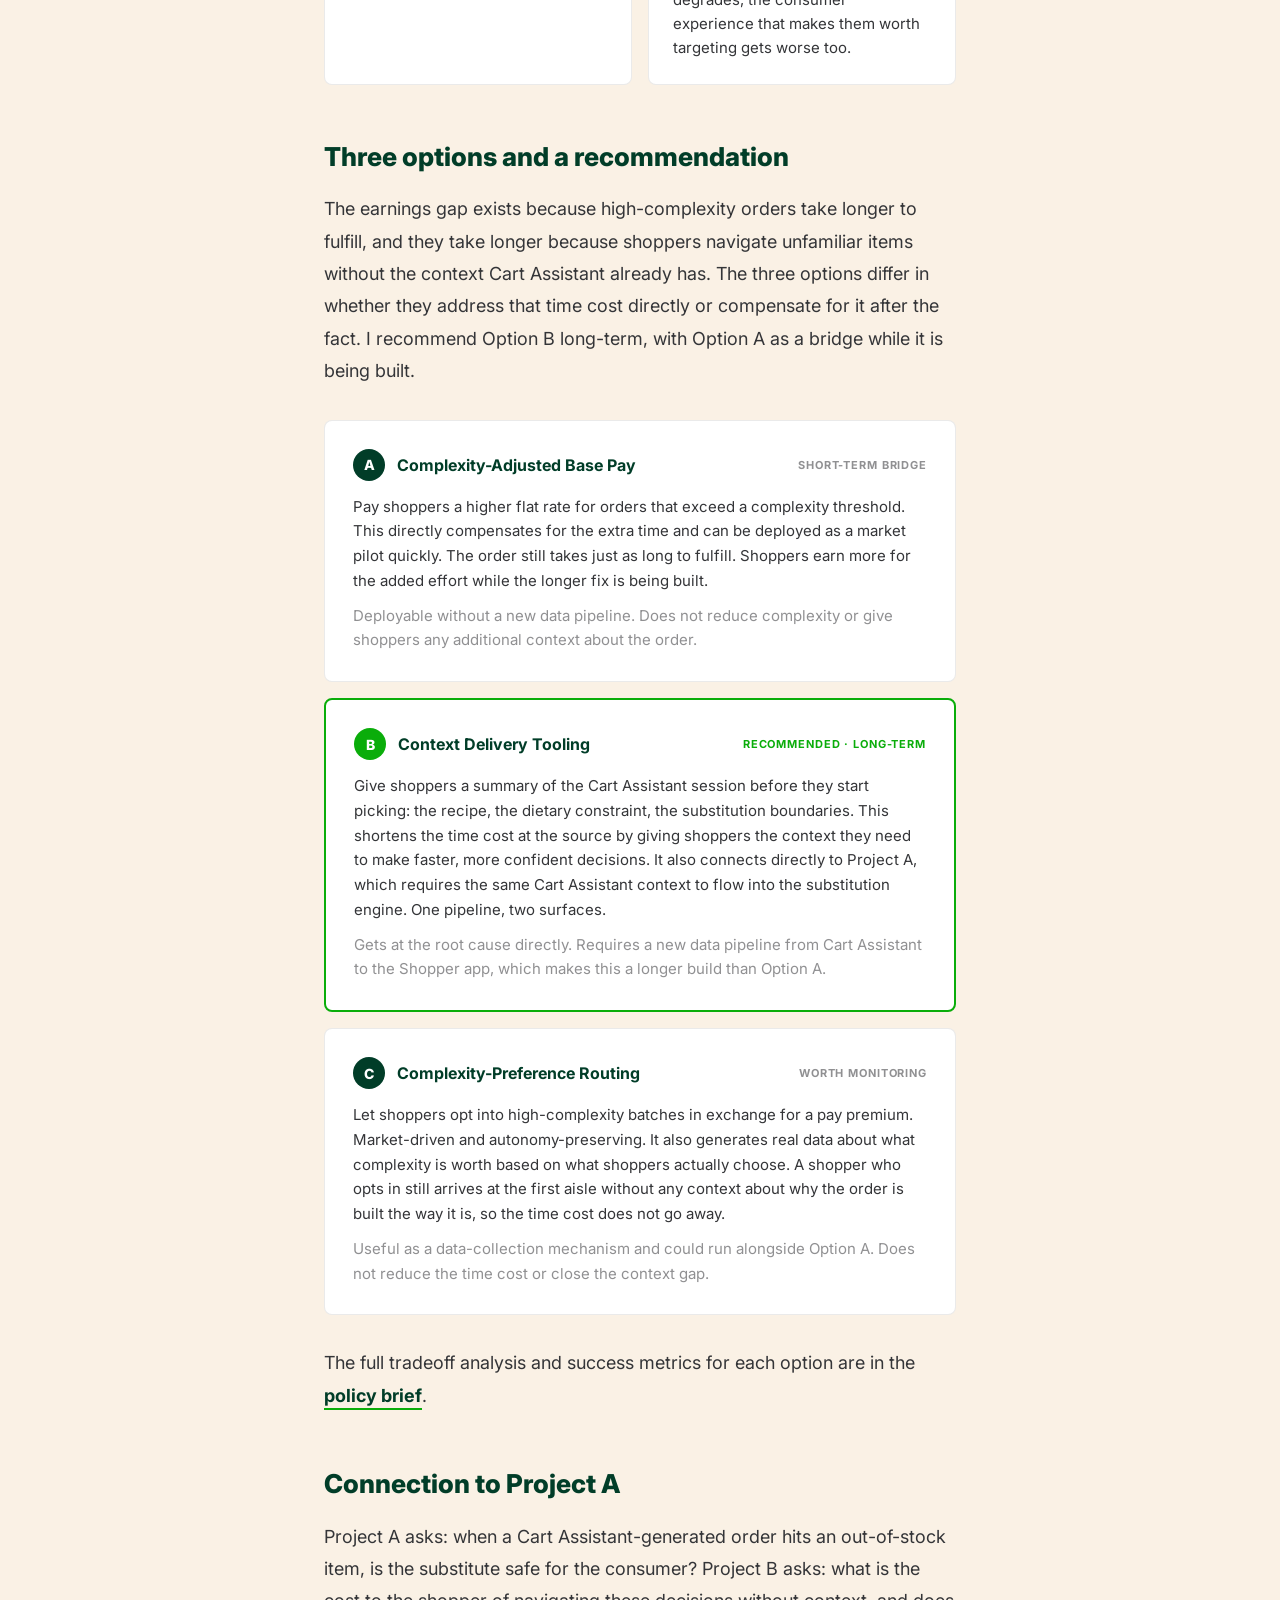
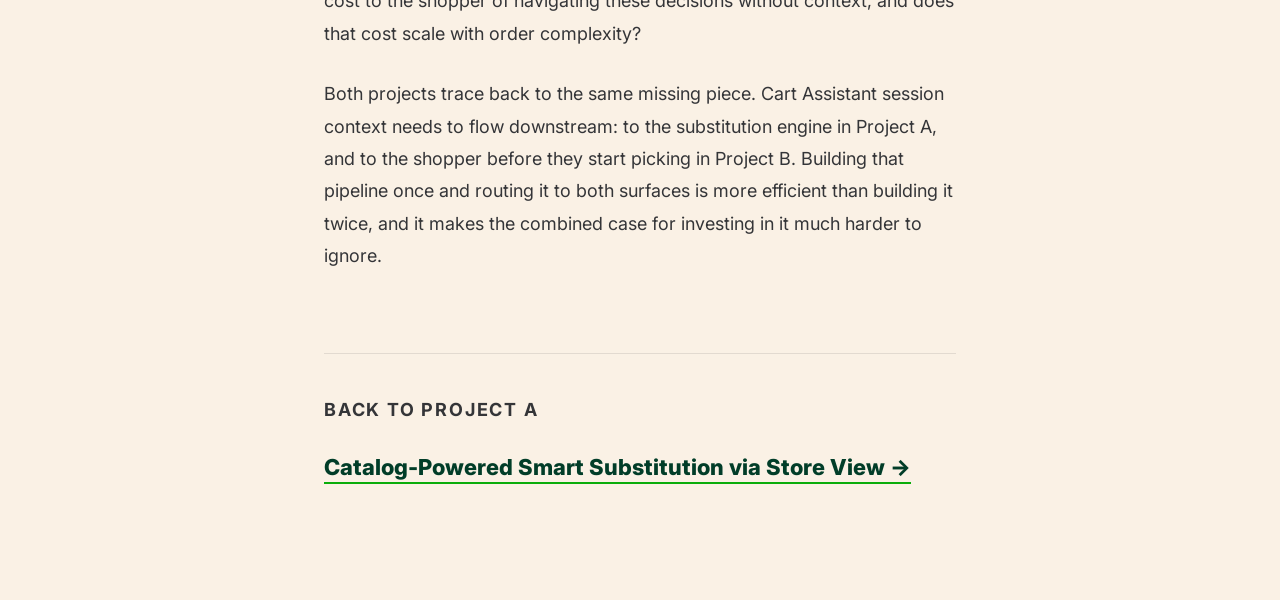
<file: project-b/index.html>
<!DOCTYPE html>
<html lang="en">
<head>
  <meta charset="UTF-8" />
  <meta name="viewport" content="width=device-width, initial-scale=1.0" />
  <title>Shopper Earnings at Risk — Jessica Batbayar</title>
  <meta name="description" content="High-complexity Cart Assistant orders take 48.5% longer to fulfill but pay the same flat rate. This is a model of what that means as adoption grows, and what Instacart should consider building before it becomes a problem." />
  <link rel="preconnect" href="https://fonts.googleapis.com" />
  <link rel="preconnect" href="https://fonts.gstatic.com" crossorigin />
  <link href="https://fonts.googleapis.com/css2?family=Inter:ital,wght@0,400;0,600;0,700;0,800;1,400&display=swap" rel="stylesheet" />

  <style>
    *, *::before, *::after { box-sizing: border-box; margin: 0; padding: 0; }

    :root {
      --kale:    #013D28;
      --green:   #0AAD0A;
      --tuna:    #343538;
      --cashew:  #FAF1E5;
      --white:   #FFFFFF;
      --muted:   rgba(52,53,56,0.55);
      --col:     680px;
      --wide:    900px;
    }

    html {
      font-family: 'Inter', sans-serif;
      font-size: 18px;
      background-color: var(--cashew);
      color: var(--tuna);
    }

    /* ── NAV ──────────────────────────────────────────── */
    .nav {
      position: sticky;
      top: 0;
      z-index: 100;
      background-color: var(--kale);
      padding: 0 32px;
      height: 52px;
      display: flex;
      align-items: center;
      justify-content: space-between;
    }

    .nav__back {
      font-size: 13px;
      font-weight: 600;
      color: rgba(255,255,255,0.7);
      text-decoration: none;
      letter-spacing: 0.01em;
      transition: color 0.15s;
    }
    .nav__back:hover { color: var(--white); }

    .nav__links {
      display: flex;
      gap: 20px;
    }

    .nav__links a {
      font-size: 13px;
      font-weight: 600;
      color: rgba(255,255,255,0.6);
      text-decoration: none;
      transition: color 0.15s;
    }
    .nav__links a:hover { color: var(--white); }

    /* ── ARTICLE WRAPPER ──────────────────────────────── */
    .article {
      max-width: var(--col);
      margin: 0 auto;
      padding: 72px 24px 120px;
    }

    /* ── KICKER ───────────────────────────────────────── */
    .kicker {
      font-size: 12px;
      font-weight: 700;
      letter-spacing: 0.1em;
      text-transform: uppercase;
      color: var(--green);
      margin-bottom: 20px;
    }

    /* ── TITLE ────────────────────────────────────────── */
    .article__title {
      font-size: clamp(30px, 5vw, 44px);
      font-weight: 800;
      line-height: 1.15;
      color: var(--kale);
      margin-bottom: 20px;
    }

    /* ── BYLINE ───────────────────────────────────────── */
    .byline {
      font-size: 14px;
      color: var(--muted);
      margin-bottom: 48px;
      padding-bottom: 32px;
      border-bottom: 1px solid rgba(52,53,56,0.12);
    }

    /* ── BODY TEXT ────────────────────────────────────── */
    .article p {
      font-size: 18px;
      line-height: 1.8;
      color: var(--tuna);
      margin-bottom: 28px;
    }

    .article h2 {
      font-size: 26px;
      font-weight: 800;
      color: var(--kale);
      margin: 56px 0 20px;
      line-height: 1.25;
    }

    .article h3 {
      font-size: 19px;
      font-weight: 700;
      color: var(--kale);
      margin: 40px 0 14px;
    }

    /* ── PULL QUOTE ───────────────────────────────────── */
    .pullquote {
      border-left: 3px solid var(--green);
      padding: 4px 0 4px 24px;
      margin: 40px 0;
    }

    .pullquote p {
      font-size: 22px !important;
      font-weight: 600;
      font-style: italic;
      line-height: 1.5 !important;
      color: var(--kale) !important;
      margin-bottom: 0 !important;
    }

    /* ── METRIC CALLOUT ───────────────────────────────── */
    .metrics {
      display: grid;
      grid-template-columns: repeat(auto-fit, minmax(160px, 1fr));
      gap: 0;
      margin: 40px 0;
      border: 1px solid rgba(52,53,56,0.12);
      border-radius: 8px;
      overflow: hidden;
    }

    .metric {
      padding: 28px 24px;
      border-right: 1px solid rgba(52,53,56,0.12);
      background-color: var(--white);
    }
    .metric:last-child { border-right: none; }

    .metric__number {
      font-size: 36px;
      font-weight: 800;
      font-variant-numeric: tabular-nums;
      color: var(--kale);
      line-height: 1;
      margin-bottom: 8px;
    }

    .metric__number--green { color: var(--green); }

    .metric__label {
      font-size: 13px;
      font-weight: 600;
      color: var(--muted);
      line-height: 1.4;
    }

    /* ── WIDE IMAGE (breaks column) ───────────────────── */
    .wide {
      max-width: var(--wide);
      margin: 40px auto;
      position: relative;
      left: 50%;
      transform: translateX(-50%);
      width: 100vw;
      max-width: var(--wide);
      padding: 0 24px;
    }

    .wide img {
      width: 100%;
      border-radius: 8px;
      display: block;
      border: 1px solid rgba(52,53,56,0.1);
    }

    .wide figcaption {
      font-size: 13px;
      color: var(--muted);
      text-align: center;
      margin-top: 10px;
      line-height: 1.5;
    }

    /* ── PIPELINE DIAGRAM ─────────────────────────────── */
    .pipeline {
      margin: 40px 0;
      background-color: var(--white);
      border-radius: 8px;
      padding: 36px 32px;
      border: 1px solid rgba(52,53,56,0.1);
    }

    .pipeline__step {
      display: flex;
      align-items: flex-start;
      gap: 16px;
      padding: 14px 0;
      border-bottom: 1px solid rgba(52,53,56,0.08);
    }
    .pipeline__step:last-child { border-bottom: none; }

    .pipeline__num {
      flex-shrink: 0;
      width: 28px;
      height: 28px;
      border-radius: 50%;
      background-color: var(--kale);
      color: var(--white);
      font-size: 12px;
      font-weight: 800;
      display: flex;
      align-items: center;
      justify-content: center;
    }

    .pipeline__num--gate {
      background-color: var(--green);
    }

    .pipeline__content strong {
      font-weight: 700;
      color: var(--kale);
      display: block;
      margin-bottom: 2px;
      font-size: 15px;
    }

    .pipeline__content span {
      font-size: 14px;
      color: var(--muted);
      line-height: 1.5;
    }

    /* ── TABLE ────────────────────────────────────────── */
    .results-table {
      width: 100%;
      border-collapse: collapse;
      margin: 32px 0;
      font-size: 15px;
      background-color: var(--white);
      border-radius: 8px;
      overflow: hidden;
      border: 1px solid rgba(52,53,56,0.1);
    }

    .results-table th {
      background-color: var(--kale);
      color: var(--white);
      font-weight: 700;
      padding: 14px 18px;
      text-align: left;
      font-size: 13px;
      letter-spacing: 0.02em;
    }

    .results-table td {
      padding: 14px 18px;
      border-bottom: 1px solid rgba(52,53,56,0.08);
      color: var(--tuna);
      line-height: 1.5;
    }

    .results-table tr:last-child td { border-bottom: none; }
    .results-table tr:nth-child(even) td { background-color: rgba(250,241,229,0.4); }

    .td--green { color: var(--green); font-weight: 800; }
    .td--warn  { color: #c0392b;      font-weight: 700; }

    /* ── FOUR-SIDED GRID ──────────────────────────────── */
    .foursided {
      display: grid;
      grid-template-columns: 1fr 1fr;
      gap: 16px;
      margin: 32px 0;
    }

    .fs-card {
      background-color: var(--white);
      border-radius: 8px;
      padding: 24px;
      border: 1px solid rgba(52,53,56,0.1);
    }

    .fs-card__label {
      font-size: 11px;
      font-weight: 700;
      letter-spacing: 0.1em;
      text-transform: uppercase;
      color: var(--green);
      margin-bottom: 10px;
    }

    .fs-card p {
      font-size: 15px !important;
      line-height: 1.6 !important;
      margin-bottom: 0 !important;
    }

    /* ── DESIGNS SIDE BY SIDE ─────────────────────────── */
    .designs {
      display: grid;
      grid-template-columns: 1fr 1fr;
      gap: 20px;
      margin: 32px 0;
    }

    .designs figure img {
      width: 100%;
      border-radius: 8px;
      border: 1px solid rgba(52,53,56,0.1);
    }

    .designs figcaption {
      font-size: 13px;
      color: var(--muted);
      margin-top: 8px;
      text-align: center;
    }

    /* ── LIMITATION NOTE ──────────────────────────────── */
    .note {
      background-color: var(--white);
      border-left: 3px solid rgba(52,53,56,0.2);
      padding: 16px 20px;
      border-radius: 0 6px 6px 0;
      margin: 28px 0;
      font-size: 15px;
      color: var(--muted);
      line-height: 1.6;
    }

    /* ── NEXT PROJECT ─────────────────────────────────── */
    .next {
      margin-top: 80px;
      padding-top: 40px;
      border-top: 1px solid rgba(52,53,56,0.12);
    }

    .next__label {
      font-size: 12px;
      font-weight: 700;
      letter-spacing: 0.1em;
      text-transform: uppercase;
      color: var(--muted);
      margin-bottom: 12px;
    }

    .next__link {
      font-size: 22px;
      font-weight: 800;
      color: var(--kale);
      text-decoration: none;
      border-bottom: 2px solid var(--green);
      padding-bottom: 2px;
      transition: color 0.15s;
    }
    .next__link:hover { color: var(--green); }

    /* ── RESPONSIVE ───────────────────────────────────── */
    @media (max-width: 640px) {
      .foursided { grid-template-columns: 1fr; }
      .designs   { grid-template-columns: 1fr; }
      .metrics   { grid-template-columns: 1fr 1fr; }
      .metric    { border-right: none; border-bottom: 1px solid rgba(52,53,56,0.12); }
      .metric:last-child { border-bottom: none; }
    }

    .scenario-table {
      width: 100%;
      border-collapse: collapse;
      font-size: 15px;
      background-color: var(--white);
      border-radius: 8px;
      overflow: hidden;
      border: 1px solid rgba(52,53,56,0.1);
      margin: 32px 0;
    }

    .scenario-table th {
      background-color: var(--kale);
      color: var(--white);
      font-weight: 700;
      padding: 14px 18px;
      text-align: left;
      font-size: 13px;
    }

    .scenario-table td {
      padding: 14px 18px;
      border-bottom: 1px solid rgba(52,53,56,0.08);
      font-variant-numeric: tabular-nums;
    }

    .scenario-table tr:last-child td { border-bottom: none; }
    .scenario-table tr:nth-child(even) td { background-color: rgba(250,241,229,0.4); }

    .tier-row td:first-child { font-weight: 700; }

    .options-grid {
      display: grid;
      grid-template-columns: 1fr;
      gap: 16px;
      margin: 32px 0;
    }

    .option-card {
      background-color: var(--white);
      border-radius: 8px;
      padding: 28px;
      border: 1px solid rgba(52,53,56,0.1);
    }

    .option-card--recommended {
      border-color: var(--green);
      border-width: 2px;
    }

    .option-card__header {
      display: flex;
      align-items: center;
      gap: 12px;
      margin-bottom: 14px;
    }

    .option-card__letter {
      width: 32px;
      height: 32px;
      border-radius: 50%;
      background-color: var(--kale);
      color: var(--white);
      font-size: 14px;
      font-weight: 800;
      display: flex;
      align-items: center;
      justify-content: center;
      flex-shrink: 0;
    }

    .option-card--recommended .option-card__letter {
      background-color: var(--green);
    }

    .option-card__title {
      font-size: 16px;
      font-weight: 700;
      color: var(--kale);
    }

    .option-card__badge {
      font-size: 11px;
      font-weight: 700;
      letter-spacing: 0.08em;
      text-transform: uppercase;
      color: var(--green);
      margin-left: auto;
    }

    .option-card p {
      font-size: 15px !important;
      line-height: 1.65 !important;
      margin-bottom: 10px !important;
    }

    .option-card p:last-child { margin-bottom: 0 !important; }

    .option-card__meta {
      font-size: 13px !important;
      color: var(--muted) !important;
    }
  </style>
</head>

<body>

  <nav class="nav">
    <a href="../index.html" class="nav__back">&#8592; Back to portfolio</a>
    <div class="nav__links">
      <a href="https://github.com/jessicabat/instacart-shopper-model" target="_blank" rel="noopener">GitHub</a>
      <a href="https://github.com/jessicabat/instacart-shopper-model/blob/main/docs/policy_brief.md" target="_blank">Policy brief</a>
      <a href="https://github.com/jessicabat/instacart-shopper-model/blob/main/docs/PRD_B.md" target="_blank">PRD</a>
    </div>
  </nav>

  <article class="article">

    <p class="kicker">Project B &middot; Policy Analysis &middot; March 2026</p>

    <h1 class="article__title">Shopper Earnings at Risk: Modeling the Fulfillment Cost of Agentic Commerce</h1>

    <p class="byline">Jessica Batbayar &middot; Instacart APM Projects &middot; Kaggle Instacart Dataset (2017, 3.2M orders)</p>

    <div class="metrics">
      <div class="metric">
        <div class="metric__number" style="color:var(--kale)">48.5%</div>
        <div class="metric__label">Lower hourly earnings on high-complexity orders (base pay only)</div>
      </div>
      <div class="metric">
        <div class="metric__number">&#8722;12.6%</div>
        <div class="metric__label">Projected shopper earnings at 25% Cart Assistant adoption</div>
      </div>
      <div class="metric">
        <div class="metric__number">3.2M</div>
        <div class="metric__label">Orders analyzed</div>
      </div>
    </div>

    <!-- SECTION 1 -->
    <h2>The side of the marketplace that wasn&rsquo;t the primary audience</h2>

    <p>Cart Assistant was built to serve retailers and their customers. Retailers get a competitive, AI-powered shopping experience. Consumers get a smarter, more personalized way to build their grocery baskets. Advertisers benefit indirectly: higher-intent consumers building larger, more intentional baskets means better placement opportunities and stronger conversion on sponsored products.</p>

    <p>What is less examined is what happens to the fourth side: shoppers.</p>

    <p>When a consumer checks out through a Cart Assistant-powered retailer experience, the order is passed to Instacart&rsquo;s fulfillment engine and assigned to a shopper. The shopper receives a standard SKU list. The recipe Cart Assistant built the cart around, the dietary constraints the consumer mentioned, the preference hierarchy it optimized for: all of that stays in the session and goes no further.</p>

    <div class="pullquote">
      <p>Shoppers are not a direct intended beneficiary of Cart Assistant. They do not interact with it, they do not configure it, and they do not receive its session context. They just walk into a store with a flat item list and a flat batch rate, regardless of how complex the order is.</p>
    </div>

    <!-- SECTION 2 -->
    <h2>Building a complexity score</h2>

    <p>Since Cart Assistant order data is not publicly available, I defined a &ldquo;high-complexity order proxy&rdquo; using five structural features from the Kaggle dataset. Each feature was normalized to a 0&ndash;1 scale and combined with equal weights into a composite score per order. Orders were then split into Low, Medium, and High tiers using quantile-based segmentation.</p>

    <table class="results-table">
      <thead>
        <tr><th>Feature</th><th>Rationale</th></tr>
      </thead>
      <tbody>
        <tr><td>Order size (item count)</td><td>More items = more decisions and substitution risk</td></tr>
        <tr><td>Unique aisles visited</td><td>More aisles = longer physical pick path</td></tr>
        <tr><td>Department diversity</td><td>Crossing departments signals a multi-meal or multi-purpose cart</td></tr>
        <tr><td>Reorder rate (inverted)</td><td>Low reorder rate = more unfamiliar items = more decision time per item</td></tr>
        <tr><td>Days since prior order</td><td>Longer gaps signal a full shop, not a top-up</td></tr>
      </tbody>
    </table>

    <div class="note">Equal weights are the defensible default when no ground-truth outcome variable is available to learn weights from (like actual observed pick time from the Shopper app). A production model would calibrate these weights against real telemetry.</div>

    <!-- SECTION 3 -->
    <h2>What the earnings model found</h2>

    <figure class="wide">
      <img src="../assets/images/project-b/03_hourly_earnings_by_tier.png" alt="Hourly earnings by complexity tier, base pay vs. with proportional tip included" />
      <figcaption>Hourly earnings by complexity tier: base pay only vs. proportional tip included</figcaption>
    </figure>

    <table class="scenario-table">
      <thead>
        <tr>
          <th>Tier</th>
          <th>Avg hourly (base only)</th>
          <th>Avg hourly (with tip)</th>
          <th>Avg fulfillment time</th>
        </tr>
      </thead>
      <tbody>
        <tr class="tier-row"><td>&#x1F7E2; Low</td><td class="td--green">$16.33/hr</td><td>$22.07/hr</td><td>30.4 min</td></tr>
        <tr class="tier-row"><td>&#x1F7E1; Medium</td><td>$11.94/hr</td><td>$18.26/hr</td><td>45.1 min</td></tr>
        <tr class="tier-row"><td>&#x1F534; High</td><td class="td--warn">$8.41/hr</td><td>$14.46/hr</td><td>67.8 min</td></tr>
      </tbody>
    </table>

    <h3>What happens as Cart Assistant adoption grows</h3>

    <figure class="wide">
      <img src="../assets/images/project-b/04_scenario_analysis.png" alt="Projected average hourly earnings under 10%, 25%, and 50% Cart Assistant adoption" />
      <figcaption>Projected average hourly earnings under three Cart Assistant adoption scenarios</figcaption>
    </figure>

    <table class="scenario-table">
      <thead>
        <tr>
          <th>Scenario</th>
          <th>Projected avg hourly</th>
          <th>Change from baseline</th>
        </tr>
      </thead>
      <tbody>
        <tr><td>Baseline (today)</td><td>$12.23/hr</td><td>&ndash;</td></tr>
        <tr><td>10% shift to High complexity</td><td>$11.61/hr</td><td class="td--warn">&#8722;5.1%</td></tr>
        <tr><td>25% shift to High complexity</td><td>$10.69/hr</td><td class="td--warn">&#8722;12.6%</td></tr>
        <tr><td>50% shift to High complexity</td><td>$9.14/hr</td><td class="td--warn">&#8722;25.3%</td></tr>
      </tbody>
    </table>

    <div class="note">The base-case 1.5x complexity multiplier for High-tier orders was stress-tested at 1.3x and 1.8x. The earnings gap ranged from 43.6% to 54.3% across all three settings. The conclusion holds across all parameter choices tested.</div>

    <!-- SECTION 4 -->
    <h2>Why each side of the marketplace has a stake in this</h2>

    <div class="foursided">
      <div class="fs-card">
        <p class="fs-card__label">Shopper</p>
        <p>The earnings gap is invisible to the people experiencing it. They just notice their hourly yield feels lower on certain orders, and over time they either start avoiding complex batches or leave the platform altogether.</p>
      </div>
      <div class="fs-card">
        <p class="fs-card__label">Consumer</p>
        <p>Cart Assistant&rsquo;s highest-intent orders get deprioritized or fulfilled with errors by time-pressured shoppers. The consumer-facing improvement degrades at the fulfillment layer.</p>
      </div>
      <div class="fs-card">
        <p class="fs-card__label">Retailer</p>
        <p>Retailers evaluate Cart Assistant on outcomes. When shoppers make errors on complex orders, retailers may lose confidence in the product even though the underlying issue is about how shoppers are compensated for complex work.</p>
      </div>
      <div class="fs-card">
        <p class="fs-card__label">Advertiser</p>
        <p>Cart Assistant tends to generate larger, more intentional baskets built around meals and dietary goals. That is exactly the kind of shopping context where sponsored product placement performs well. If fulfillment quality on those orders degrades, the consumer experience that makes them worth targeting gets worse too.</p>
      </div>
    </div>

    <!-- SECTION 5 -->
<h2>Three options and a recommendation</h2>

<p>The earnings gap exists because high-complexity orders take longer to
fulfill, and they take longer because shoppers navigate unfamiliar items
without the context Cart Assistant already has. The three options differ
in whether they address that time cost directly or compensate for it
after the fact. I recommend Option B long-term, with Option A as a
bridge while it is being built.</p>

<div class="options-grid">

  <div class="option-card">
    <div class="option-card__header">
      <div class="option-card__letter">A</div>
      <span class="option-card__title">Complexity-Adjusted Base Pay</span>
      <span class="option-card__badge" style="color:var(--muted)">Short-term bridge</span>
    </div>
    <p>Pay shoppers a higher flat rate for orders that exceed a complexity
    threshold. This directly compensates for the extra time and can be
    deployed as a market pilot quickly. The order still takes just as long
    to fulfill. Shoppers earn more for the added effort while the longer
    fix is being built.</p>
    <p class="option-card__meta">Deployable without a new data pipeline.
    Does not reduce complexity or give shoppers any additional context
    about the order.</p>
  </div>

  <div class="option-card option-card--recommended">
    <div class="option-card__header">
      <div class="option-card__letter">B</div>
      <span class="option-card__title">Context Delivery Tooling</span>
      <span class="option-card__badge">Recommended &middot; long-term</span>
    </div>
    <p>Give shoppers a summary of the Cart Assistant session before they
    start picking: the recipe, the dietary constraint, the substitution
    boundaries. This shortens the time cost at the source by giving
    shoppers the context they need to make faster, more confident
    decisions. It also connects directly to Project A, which requires
    the same Cart Assistant context to flow into the substitution engine.
    One pipeline, two surfaces.</p>
    <p class="option-card__meta">Gets at the root cause directly.
    Requires a new data pipeline from Cart Assistant to the Shopper app,
    which makes this a longer build than Option A.</p>
  </div>

  <div class="option-card">
    <div class="option-card__header">
      <div class="option-card__letter">C</div>
      <span class="option-card__title">Complexity-Preference Routing</span>
      <span class="option-card__badge" style="color:var(--muted)">Worth monitoring</span>
    </div>
    <p>Let shoppers opt into high-complexity batches in exchange for a
    pay premium. Market-driven and autonomy-preserving. It also generates
    real data about what complexity is worth based on what shoppers
    actually choose. A shopper who opts in still arrives at the first
    aisle without any context about why the order is built the way it is,
    so the time cost does not go away.</p>
    <p class="option-card__meta">Useful as a data-collection mechanism
    and could run alongside Option A. Does not reduce the time cost or
    close the context gap.</p>
  </div>

</div>

<p>The full tradeoff analysis and success metrics for each option are
in the <a href="https://github.com/jessicabat/instacart-shopper-model/blob/main/docs/policy_brief.md"
target="_blank" rel="noopener"
style="color:var(--kale);font-weight:700;border-bottom:2px solid var(--green);text-decoration:none;padding-bottom:2px;">policy brief</a>.</p>


    <!-- SECTION 6 -->
    <h2>Connection to Project A</h2>

    <p>Project A asks: when a Cart Assistant-generated order hits an out-of-stock item, is the substitute safe for the consumer? Project B asks: what is the cost to the shopper of navigating these decisions without context, and does that cost scale with order complexity?</p>

    <p>Both projects trace back to the same missing piece. Cart Assistant session context needs to flow downstream: to the substitution engine in Project A, and to the shopper before they start picking in Project B. Building that pipeline once and routing it to both surfaces is more efficient than building it twice, and it makes the combined case for investing in it much harder to ignore.</p>

    <div class="next">
      <p class="next__label">Back to Project A</p>
      <a href="../project-a/index.html" class="next__link">Catalog-Powered Smart Substitution via Store View &rarr;</a>
    </div>

  </article>

</body>
</html>
</file>
